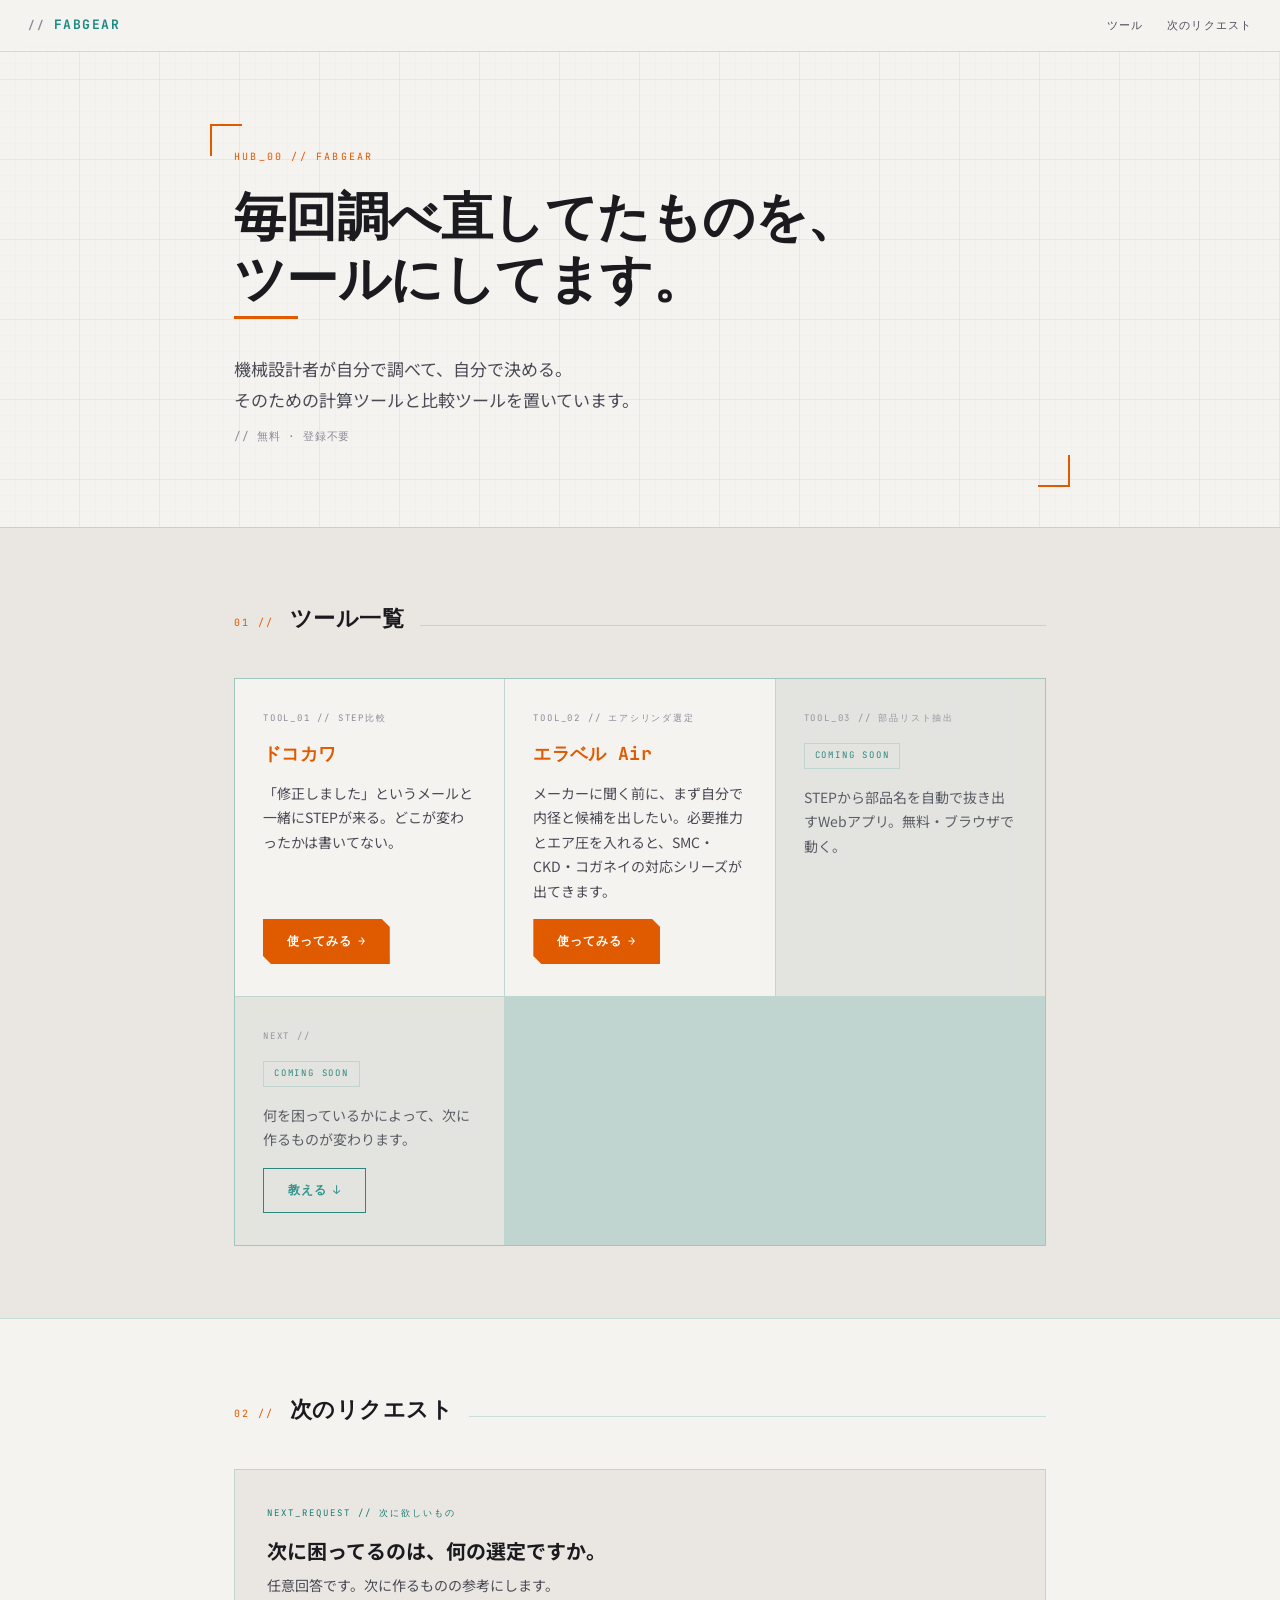
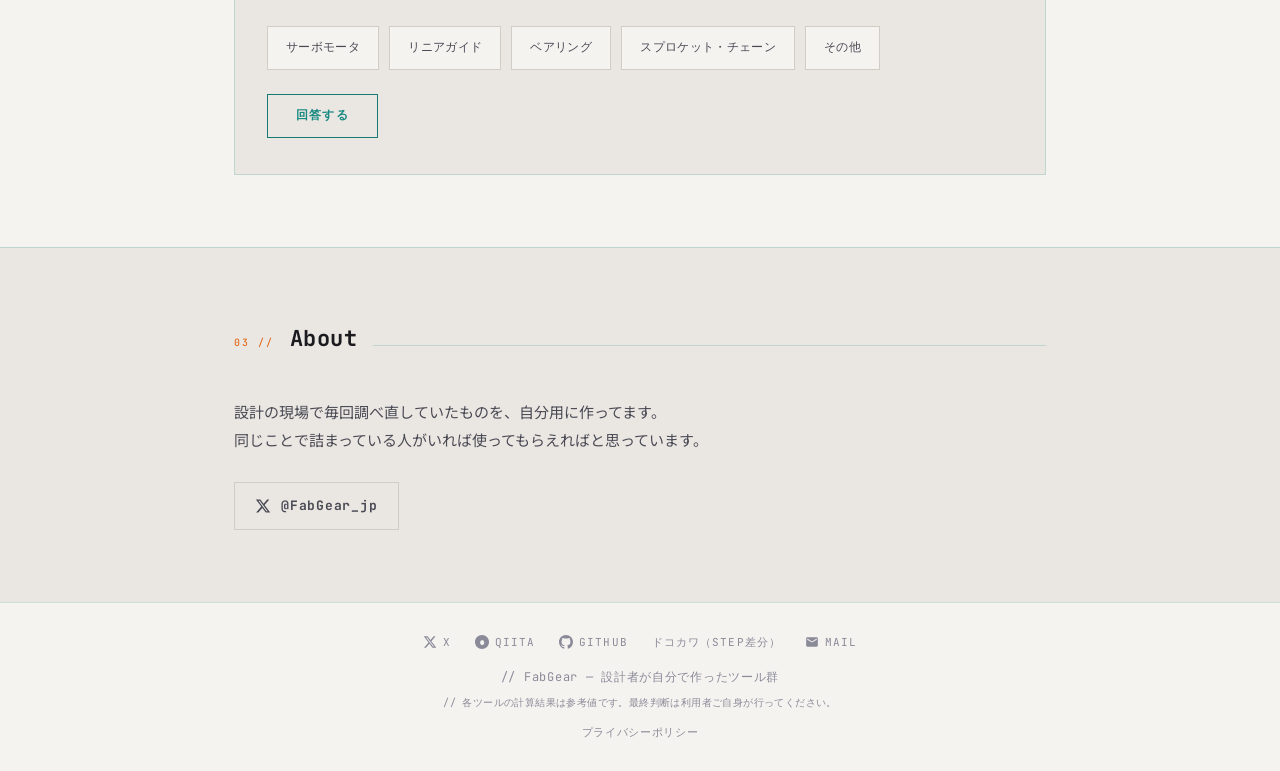
<file: index.html>
<!DOCTYPE html>
<html lang="ja">
<head>
  <meta charset="UTF-8">
  <meta name="viewport" content="width=device-width, initial-scale=1.0">

  <!-- SEO -->
  <title>FabGear — 機械設計者のためのツール集</title>
  <meta name="description" content="設計の現場で毎回調べ直していたものを、ツールにしています。STEP差分チェック（ドコカワ）・エアシリンダ選定（エラベル Air）公開中。機械設計者が自分で調べて、自分で決めるためのツール集。">
  <meta name="keywords" content="機械設計 ツール, STEP 比較, エアシリンダ 選定, 製造業 設計 無料ツール, FabGear">

  <!-- OGP -->
  <meta property="og:title" content="FabGear — 機械設計者のためのツール集">
  <meta property="og:description" content="設計の現場で毎回調べ直していたものを、ツールにしています。STEP差分チェック（ドコカワ）・エアシリンダ選定（エラベル Air）公開中。">
  <meta property="og:type" content="website">
  <meta property="og:site_name" content="FabGear">

  <!-- Twitter Card -->
  <meta name="twitter:card" content="summary">
  <meta name="twitter:site" content="@FabGear_jp">
  <meta name="twitter:title" content="FabGear — 機械設計者のためのツール集">
  <meta name="twitter:description" content="設計の現場で毎回調べ直していたものを、ツールにしています。">

  <!-- Google tag (gtag.js) -->
  <script async src="https://www.googletagmanager.com/gtag/js?id=G-CXLV7Q8QMM"></script>
  <script>
    window.dataLayer = window.dataLayer || [];
    function gtag(){dataLayer.push(arguments);}
    gtag('js', new Date());
    gtag('config', 'G-CXLV7Q8QMM');

    // UTM source capture
    (function(){
      try {
        var params = new URLSearchParams(window.location.search);
        var src = params.get('utm_source');
        if(src){ sessionStorage.setItem('traffic_source', src); }
      } catch(e) {}
    })();

    // GA4 helper
    function gaEvent(name, params) {
      try {
        if(typeof gtag !== 'undefined') {
          gtag('event', name, Object.assign({
            traffic_source: (function(){
              try{ return sessionStorage.getItem('traffic_source') || 'direct'; }
              catch(e){ return 'direct'; }
            })()
          }, params || {}));
        }
      } catch(e) {}
    }
  </script>

  <!-- Google Fonts: same as docokawa & air-cylinder -->
  <link rel="preconnect" href="https://fonts.googleapis.com">
  <link rel="preconnect" href="https://fonts.gstatic.com" crossorigin>
  <link href="https://fonts.googleapis.com/css2?family=JetBrains+Mono:wght@400;500;700&family=Noto+Sans+JP:wght@400;500;700&display=swap" rel="stylesheet">

  <style>
    /* ===== カラー変数（docokawa / air-cylinder-tool と共通） ===== */
    :root {
      --bg:           #f5f3f0;
      --bg-2:         #eae7e2;
      --bg-3:         #e0ddd7;
      --amber:        #e05a00;
      --amber-dim:    #c04800;
      --amber-glow:   rgba(224,90,0,0.15);
      --cyan:         #1a8a82;
      --cyan-dim:     #157a72;
      --cyan-glow:    rgba(26,138,130,0.15);
      --ink:          #1a1a1f;
      --gray-1:       #4a4a55;
      --gray-2:       #8a8a98;
      --gray-3:       #d0cdc7;
      --grid-line:    rgba(26,138,130,0.07);
      --border:       rgba(26,138,130,0.2);
      --border-amber: rgba(224,90,0,0.3);
    }

    /* ===== リセット ===== */
    *, *::before, *::after {
      box-sizing: border-box;
      margin: 0;
      padding: 0;
    }

    html { scroll-behavior: smooth; }

    body {
      font-family: "Noto Sans JP", sans-serif;
      color: var(--ink);
      background: var(--bg);
      line-height: 1.75;
      font-size: 16px;
      /* 方眼紙グリッド背景 */
      background-image:
        linear-gradient(var(--grid-line) 1px, transparent 1px),
        linear-gradient(90deg, var(--grid-line) 1px, transparent 1px),
        linear-gradient(rgba(78,205,196,0.025) 1px, transparent 1px),
        linear-gradient(90deg, rgba(78,205,196,0.025) 1px, transparent 1px);
      background-size: 80px 80px, 80px 80px, 16px 16px, 16px 16px;
      background-position: -1px -1px, -1px -1px, -1px -1px, -1px -1px;
    }

    a {
      color: var(--cyan);
      text-decoration: none;
      transition: color 0.2s;
    }
    a:hover { color: var(--ink); }

    img { max-width: 100%; height: auto; display: block; }

    /* ===== スクロールアニメ ===== */
    .reveal {
      opacity: 0;
      transform: translateY(20px);
      transition: opacity 0.5s ease, transform 0.5s ease;
    }
    .reveal.visible {
      opacity: 1;
      transform: translateY(0);
    }

    /* ===== ナビバー ===== */
    .site-nav {
      position: sticky;
      top: 0;
      z-index: 1000;
      background: rgba(245,243,240,0.92);
      backdrop-filter: blur(8px);
      border-bottom: 1px solid var(--border);
      display: flex;
      align-items: center;
      justify-content: space-between;
      padding: 0 28px;
      height: 52px;
    }
    .nav-logo {
      font-family: "JetBrains Mono", monospace;
      font-size: 13px;
      font-weight: 700;
      color: var(--cyan);
      letter-spacing: 0.12em;
      text-transform: uppercase;
    }
    .nav-logo::before {
      content: "// ";
      color: var(--gray-2);
      font-size: 11px;
    }
    .nav-logo:hover { color: var(--ink); }
    .nav-links {
      display: flex;
      gap: 24px;
    }
    .nav-links a {
      font-family: "JetBrains Mono", monospace;
      font-size: 11px;
      font-weight: 500;
      color: var(--gray-1);
      letter-spacing: 0.1em;
      text-transform: uppercase;
    }
    .nav-links a:hover { color: var(--amber); }

    /* ===== ヒーロー ===== */
    header {
      max-width: 860px;
      margin: 0 auto;
      padding: 96px 24px 80px;
      position: relative;
      overflow: hidden;
    }
    /* コーナー計器マーク */
    header::before,
    header::after {
      content: "";
      position: absolute;
      width: 32px;
      height: 32px;
      border-color: var(--amber);
      border-style: solid;
    }
    header::before {
      top: 72px;
      left: 0;
      border-width: 2px 0 0 2px;
    }
    header::after {
      bottom: 40px;
      right: 0;
      border-width: 0 2px 2px 0;
    }

    .hero-label {
      font-family: "JetBrains Mono", monospace;
      font-size: 10px;
      color: var(--amber);
      letter-spacing: 0.22em;
      text-transform: uppercase;
      margin-bottom: 20px;
    }
    .hero-label::before { content: "HUB_00 // "; }

    header h1 {
      font-family: "JetBrains Mono", monospace;
      font-size: clamp(28px, 6vw, 52px);
      font-weight: 700;
      letter-spacing: -0.01em;
      line-height: 1.2;
      margin-bottom: 6px;
      color: var(--ink);
    }

    .h1-accent {
      display: inline-block;
      background: var(--amber);
      height: 3px;
      width: 64px;
      margin-bottom: 28px;
    }

    .hero-tagline {
      font-size: clamp(14px, 2.8vw, 17px);
      color: var(--gray-1);
      line-height: 1.8;
      max-width: 520px;
      margin-bottom: 12px;
    }
    .hero-tagline strong { color: var(--ink); font-weight: 700; }

    .hero-meta {
      font-family: "JetBrains Mono", monospace;
      font-size: 11px;
      color: var(--gray-2);
      letter-spacing: 0.06em;
    }
    .hero-meta::before { content: "// "; }

    /* ===== セクション共通 ===== */
    .section-wrap { border-top: 1px solid var(--border); }
    .section-inner {
      max-width: 860px;
      margin: 0 auto;
      padding: 72px 24px;
    }
    .section-heading {
      display: flex;
      align-items: baseline;
      gap: 16px;
      margin-bottom: 40px;
    }
    .section-num {
      font-family: "JetBrains Mono", monospace;
      font-size: 10px;
      color: var(--amber);
      letter-spacing: 0.2em;
      white-space: nowrap;
    }
    .section-heading h2 {
      font-family: "JetBrains Mono", monospace;
      font-size: clamp(16px, 3.5vw, 22px);
      font-weight: 700;
      color: var(--ink);
      letter-spacing: 0.02em;
    }
    .section-heading::after {
      content: "";
      flex: 1;
      height: 1px;
      background: var(--border);
      min-width: 20px;
    }

    /* ===== ツールカード ===== */
    .tools-section { background: var(--bg-2); }

    .tool-grid {
      display: grid;
      grid-template-columns: repeat(auto-fit, minmax(260px, 1fr));
      gap: 1px;
      background: var(--border);
      border: 1px solid var(--border);
    }

    .tool-card {
      background: var(--bg);
      padding: 32px 28px;
      display: flex;
      flex-direction: column;
      gap: 16px;
      transition: background 0.2s;
      position: relative;
    }
    .tool-card:hover { background: var(--bg-3); }

    .tool-card-tag {
      font-family: "JetBrains Mono", monospace;
      font-size: 9px;
      color: var(--gray-2);
      letter-spacing: 0.2em;
      text-transform: uppercase;
    }

    .tool-card-name {
      font-family: "JetBrains Mono", monospace;
      font-size: 18px;
      font-weight: 700;
      color: var(--amber);
      letter-spacing: 0.02em;
      line-height: 1.2;
    }

    .tool-card-desc {
      font-size: 14px;
      color: var(--gray-1);
      line-height: 1.75;
      flex: 1;
    }

    .tool-card-link {
      font-family: "JetBrains Mono", monospace;
      display: inline-flex;
      align-items: center;
      gap: 6px;
      background: var(--amber);
      color: #fff;
      padding: 12px 24px;
      font-size: 12px;
      font-weight: 700;
      letter-spacing: 0.08em;
      text-transform: uppercase;
      transition: background 0.15s, box-shadow 0.15s;
      align-self: flex-start;
      clip-path: polygon(0 0, calc(100% - 8px) 0, 100% 8px, 100% 100%, 8px 100%, 0 calc(100% - 8px));
      min-height: 44px;
    }
    .tool-card-link:hover {
      background: #ff8533;
      box-shadow: 0 0 20px rgba(224,90,0,0.3);
      color: #fff;
    }
    .tool-card-link::after { content: " →"; }

    /* Coming Soon カード */
    .tool-card.coming-soon {
      background: var(--bg-2);
      opacity: 0.85;
    }
    .tool-card.coming-soon:hover { background: var(--bg-3); opacity: 1; }

    .coming-soon-badge {
      font-family: "JetBrains Mono", monospace;
      font-size: 9px;
      color: var(--cyan-dim);
      letter-spacing: 0.2em;
      text-transform: uppercase;
      border: 1px solid var(--border);
      padding: 4px 10px;
      display: inline-block;
      align-self: flex-start;
    }

    .tool-card-link-ghost {
      font-family: "JetBrains Mono", monospace;
      display: inline-flex;
      align-items: center;
      gap: 6px;
      background: transparent;
      color: var(--cyan);
      padding: 11px 24px;
      font-size: 12px;
      font-weight: 700;
      letter-spacing: 0.08em;
      text-transform: uppercase;
      border: 1px solid var(--cyan-dim);
      cursor: pointer;
      transition: all 0.15s;
      align-self: flex-start;
      min-height: 44px;
    }
    .tool-card-link-ghost:hover {
      border-color: var(--cyan);
      box-shadow: 0 0 16px var(--cyan-glow);
      color: var(--ink);
    }
    .tool-card-link-ghost::after { content: " ↓"; }

    /* ===== 関心フォームセクション ===== */
    .interest-section { background: var(--bg); }

    .interest-box {
      background: var(--bg-2);
      border: 1px solid var(--border);
      padding: 36px 32px;
    }

    .interest-box-head {
      font-family: "JetBrains Mono", monospace;
      font-size: 9px;
      color: var(--cyan-dim);
      letter-spacing: 0.22em;
      text-transform: uppercase;
      margin-bottom: 14px;
    }
    .interest-box-head::before { content: "NEXT_REQUEST // "; }

    .interest-box h3 {
      font-size: clamp(16px, 3vw, 20px);
      font-weight: 700;
      color: var(--ink);
      margin-bottom: 8px;
      line-height: 1.5;
    }

    .interest-box-sub {
      font-size: 14px;
      color: var(--gray-1);
      margin-bottom: 28px;
      line-height: 1.7;
    }

    .interest-choices {
      display: flex;
      flex-wrap: wrap;
      gap: 10px;
      margin-bottom: 24px;
    }

    .interest-btn {
      position: relative;
    }
    .interest-btn input[type="checkbox"] {
      position: absolute;
      opacity: 0;
      width: 0;
      height: 0;
    }
    .interest-btn label {
      display: flex;
      align-items: center;
      font-family: "JetBrains Mono", monospace;
      font-size: 12px;
      color: var(--gray-1);
      padding: 10px 18px;
      border: 1px solid var(--gray-3);
      background: var(--bg);
      cursor: pointer;
      transition: all 0.15s;
      min-height: 44px;
      letter-spacing: 0.03em;
      user-select: none;
      -webkit-user-select: none;
    }
    .interest-btn input:checked + label {
      border-color: var(--cyan);
      background: rgba(26,138,130,0.06);
      color: var(--cyan);
      font-weight: 700;
    }
    .interest-btn label:hover {
      border-color: var(--cyan-dim);
      color: var(--ink);
    }

    .btn-interest-submit {
      font-family: "JetBrains Mono", monospace;
      display: inline-flex;
      align-items: center;
      gap: 8px;
      background: transparent;
      color: var(--cyan);
      padding: 12px 28px;
      font-size: 12px;
      font-weight: 700;
      letter-spacing: 0.1em;
      text-transform: uppercase;
      border: 1px solid var(--cyan-dim);
      cursor: pointer;
      transition: all 0.15s;
      min-height: 44px;
    }
    .btn-interest-submit:hover {
      border-color: var(--cyan);
      box-shadow: 0 0 16px var(--cyan-glow);
      color: var(--ink);
    }

    .interest-thanks {
      display: none;
      font-family: "JetBrains Mono", monospace;
      font-size: 13px;
      color: var(--cyan);
      padding: 12px 16px;
      border-left: 3px solid var(--cyan);
      background: rgba(26,138,130,0.06);
      margin-top: 16px;
    }
    .interest-thanks::before { content: "✓ "; }
    .interest-thanks.active { display: block; }

    /* ===== Aboutセクション ===== */
    .about-section { background: var(--bg-2); }

    .about-text {
      font-size: 15px;
      color: var(--gray-1);
      line-height: 1.85;
      max-width: 560px;
      margin-bottom: 28px;
    }

    .about-x-link {
      display: inline-flex;
      align-items: center;
      gap: 10px;
      font-family: "JetBrains Mono", monospace;
      font-size: 13px;
      font-weight: 700;
      color: var(--gray-1);
      letter-spacing: 0.06em;
      border: 1px solid var(--gray-3);
      padding: 12px 20px;
      min-height: 44px;
      transition: all 0.2s;
    }
    .about-x-link:hover {
      color: var(--ink);
      border-color: var(--ink);
    }
    .about-x-link svg { flex-shrink: 0; }

    /* ===== フッター ===== */
    footer {
      border-top: 1px solid var(--border);
      background: var(--bg);
      color: var(--gray-2);
      text-align: center;
      padding: 28px 24px;
      font-size: 12px;
      line-height: 2;
      font-family: "JetBrains Mono", monospace;
    }
    .footer-links {
      display: flex;
      gap: 24px;
      justify-content: center;
      margin-bottom: 12px;
      flex-wrap: wrap;
    }
    .footer-links a {
      display: flex;
      align-items: center;
      gap: 6px;
      color: var(--gray-2);
      font-size: 11px;
      letter-spacing: 0.1em;
      text-transform: uppercase;
      transition: color 0.15s;
    }
    .footer-links a:hover { color: var(--cyan); }
    .footer-copy { color: var(--gray-2); letter-spacing: 0.06em; }
    .footer-copy::before { content: "// "; }

    /* ===== モバイル ===== */
    @media (max-width: 640px) {
      header {
        padding: 64px 20px 56px;
      }
      header::before,
      header::after {
        display: none;
      }
      .section-inner {
        padding: 52px 20px;
      }
      .tool-grid {
        grid-template-columns: 1fr;
      }
      .interest-box {
        padding: 28px 20px;
      }
      .nav-links {
        gap: 16px;
      }
    }
    @media (max-width: 380px) {
      .nav-links a:not(:first-child) {
        display: none;
      }
    }
  </style>
</head>
<body>

<!-- ナビバー -->
<nav class="site-nav">
  <a href="/" class="nav-logo">FabGear</a>
  <div class="nav-links">
    <a href="#tools">ツール</a>
    <a href="#next">次のリクエスト</a>
  </div>
</nav>

<!-- ヒーロー -->
<header>
  <div class="hero-label">FabGear</div>
  <h1>毎回調べ直してたものを、<br>ツールにしてます。</h1>
  <div class="h1-accent"></div>
  <p class="hero-tagline">
    機械設計者が自分で調べて、自分で決める。<br>
    そのための計算ツールと比較ツールを置いています。
  </p>
  <div class="hero-meta">無料 · 登録不要</div>
</header>

<!-- ツールカード -->
<div id="tools" class="section-wrap tools-section">
  <div class="section-inner">
    <div class="section-heading reveal">
      <span class="section-num">01 //</span>
      <h2>ツール一覧</h2>
    </div>

    <div class="tool-grid">

      <!-- ドコカワ -->
      <div class="tool-card reveal">
        <div class="tool-card-tag">TOOL_01 // STEP比較</div>
        <div class="tool-card-name">ドコカワ</div>
        <p class="tool-card-desc">
          「修正しました」というメールと一緒にSTEPが来る。どこが変わったかは書いてない。
        </p>
        <a
          class="tool-card-link"
          href="https://fabgear-jp.github.io/docokawa/"
          onclick="gaEvent('hub_tool_click', {tool_name: 'docokawa'})"
        >使ってみる</a>
      </div>

      <!-- エラベル Air（Live） -->
      <div class="tool-card reveal">
        <div class="tool-card-tag">TOOL_02 // エアシリンダ選定</div>
        <div class="tool-card-name">エラベル Air</div>
        <p class="tool-card-desc">
          メーカーに聞く前に、まず自分で内径と候補を出したい。必要推力とエア圧を入れると、SMC・CKD・コガネイの対応シリーズが出てきます。
        </p>
        <a
          class="tool-card-link"
          href="/air/"
          onclick="gaEvent('hub_tool_click', {tool_name: 'erabel_air'})"
        >使ってみる</a>
      </div>

      <!-- 部品リスト抽出（簡易版） - Coming Soon -->
      <div class="tool-card coming-soon reveal">
        <div class="tool-card-tag">TOOL_03 // 部品リスト抽出</div>
        <div class="coming-soon-badge">COMING SOON</div>
        <p class="tool-card-desc">
          STEPから部品名を自動で抜き出すWebアプリ。無料・ブラウザで動く。
        </p>
      </div>

      <!-- Coming Soon -->
      <div class="tool-card coming-soon reveal">
        <div class="tool-card-tag">NEXT //</div>
        <div class="coming-soon-badge">COMING SOON</div>
        <p class="tool-card-desc">
          何を困っているかによって、次に作るものが変わります。
        </p>
        <a
          class="tool-card-link-ghost"
          href="#next"
          onclick="gaEvent('hub_interest_form_click', {source: 'coming_soon_card'})"
        >教える</a>
      </div>

    </div>
  </div>
</div>

<!-- 関心フォーム -->
<div id="next" class="section-wrap interest-section">
  <div class="section-inner">
    <div class="section-heading reveal">
      <span class="section-num">02 //</span>
      <h2>次のリクエスト</h2>
    </div>

    <div class="interest-box reveal" id="interest-box">
      <div class="interest-box-head">次に欲しいもの</div>
      <h3>次に困ってるのは、何の選定ですか。</h3>
      <p class="interest-box-sub">任意回答です。次に作るものの参考にします。</p>

      <div class="interest-choices" id="interest-choices">
        <div class="interest-btn">
          <input type="checkbox" id="ip-servo" value="サーボモータ">
          <label for="ip-servo">サーボモータ</label>
        </div>
        <div class="interest-btn">
          <input type="checkbox" id="ip-linear" value="リニアガイド">
          <label for="ip-linear">リニアガイド</label>
        </div>
        <div class="interest-btn">
          <input type="checkbox" id="ip-bearing" value="ベアリング">
          <label for="ip-bearing">ベアリング</label>
        </div>
        <div class="interest-btn">
          <input type="checkbox" id="ip-chain" value="スプロケット・チェーン">
          <label for="ip-chain">スプロケット・チェーン</label>
        </div>
        <div class="interest-btn">
          <input type="checkbox" id="ip-other" value="その他">
          <label for="ip-other">その他</label>
        </div>
      </div>

      <button
        class="btn-interest-submit"
        id="btn-interest-submit"
        type="button"
      >回答する</button>

      <div class="interest-thanks" id="interest-thanks">
        ありがとうございます。参考にします。
      </div>
    </div>

  </div>
</div>

<!-- About -->
<div class="section-wrap about-section">
  <div class="section-inner">
    <div class="section-heading reveal">
      <span class="section-num">03 //</span>
      <h2>About</h2>
    </div>

    <p class="about-text reveal">
      設計の現場で毎回調べ直していたものを、自分用に作ってます。<br>
      同じことで詰まっている人がいれば使ってもらえればと思っています。
    </p>

    <a
      class="about-x-link reveal"
      href="https://x.com/FabGear_jp"
      target="_blank"
      rel="noopener"
      onclick="gaEvent('hub_about_x_click', {})"
    >
      <svg width="16" height="16" viewBox="0 0 24 24" fill="currentColor">
        <path d="M18.244 2.25h3.308l-7.227 8.26 8.502 11.24H16.17l-5.214-6.817L4.99 21.75H1.68l7.73-8.835L1.254 2.25H8.08l4.713 6.231zm-1.161 17.52h1.833L7.084 4.126H5.117z"/>
      </svg>
      @FabGear_jp
    </a>

  </div>
</div>

<!-- フッター -->
<footer>
  <div class="footer-links">
    <a href="https://x.com/FabGear_jp" title="X">
      <svg width="14" height="14" viewBox="0 0 24 24" fill="currentColor">
        <path d="M18.244 2.25h3.308l-7.227 8.26 8.502 11.24H16.17l-5.214-6.817L4.99 21.75H1.68l7.73-8.835L1.254 2.25H8.08l4.713 6.231zm-1.161 17.52h1.833L7.084 4.126H5.117z"/>
      </svg>
      X
    </a>
    <a href="https://qiita.com/FabGear_JP" title="Qiita">
      <svg width="14" height="14" viewBox="0 0 24 24" fill="currentColor"><path d="M12 0C5.373 0 0 5.373 0 12s5.373 12 12 12 12-5.373 12-12S18.627 0 12 0zm.317 17.065c-.69 0-1.306-.177-1.848-.53a3.7 3.7 0 0 1-1.265-1.46 4.53 4.53 0 0 1-.456-2.044c0-.76.152-1.444.456-2.052a3.7 3.7 0 0 1 1.265-1.454c.542-.353 1.159-.53 1.848-.53.69 0 1.306.177 1.848.53a3.7 3.7 0 0 1 1.265 1.454c.304.608.456 1.293.456 2.052 0 .76-.152 1.443-.456 2.044a3.7 3.7 0 0 1-1.265 1.46c-.542.353-1.159.53-1.848.53z"/></svg>
      Qiita
    </a>
    <a href="https://github.com/FabGear-JP" title="GitHub">
      <svg width="14" height="14" viewBox="0 0 24 24" fill="currentColor"><path d="M12 0c-6.626 0-12 5.373-12 12 0 5.302 3.438 9.8 8.207 11.387.599.111.793-.261.793-.577v-2.234c-3.338.726-4.033-1.416-4.033-1.416-.546-1.387-1.333-1.756-1.333-1.756-1.089-.745.083-.729.083-.729 1.205.084 1.839 1.237 1.839 1.237 1.07 1.834 2.807 1.304 3.492.997.107-.775.418-1.305.762-1.604-2.665-.305-5.467-1.334-5.467-5.931 0-1.311.469-2.381 1.236-3.221-.124-.303-.535-1.524.117-3.176 0 0 1.008-.322 3.301 1.23.957-.266 1.983-.399 3.003-.404 1.02.005 2.047.138 3.006.404 2.291-1.552 3.297-1.23 3.297-1.23.653 1.653.242 2.874.118 3.176.77.84 1.235 1.911 1.235 3.221 0 4.609-2.807 5.624-5.479 5.921.43.372.823 1.102.823 2.222v3.293c0 .319.192.694.801.576 4.765-1.589 8.199-6.086 8.199-11.386 0-6.627-5.373-12-12-12z"/></svg>
      GitHub
    </a>
    <a href="https://fabgear-jp.github.io/docokawa/" title="ドコカワ">
      ドコカワ（STEP差分）
    </a>
    <a href="mailto:fabgear.jp@gmail.com" title="メール">
      <svg width="14" height="14" viewBox="0 0 24 24" fill="currentColor">
        <path d="M20 4H4c-1.1 0-1.99.9-1.99 2L2 18c0 1.1.9 2 2 2h16c1.1 0 2-.9 2-2V6c0-1.1-.9-2-2-2zm0 4l-8 5-8-5V6l8 5 8-5v2z"/>
      </svg>
      Mail
    </a>
  </div>
  <p class="footer-copy">FabGear — 設計者が自分で作ったツール群</p>
  <p class="footer-copy" style="margin-top:4px; font-size:10px; letter-spacing:0.04em;">各ツールの計算結果は参考値です。最終判断は利用者ご自身が行ってください。</p>
  <p style="margin-top:8px; font-size:11px; font-family:'JetBrains Mono',monospace; letter-spacing:0.06em;">
    <a href="https://fabgear-jp.github.io/privacy.html" style="color:var(--gray-2); text-decoration:none; transition:color 0.15s;" onmouseover="this.style.color='var(--cyan)'" onmouseout="this.style.color='var(--gray-2)'">プライバシーポリシー</a>
  </p>
</footer>

<script>
// ===========================
// 関心フォーム送信
// ===========================
document.getElementById('btn-interest-submit').addEventListener('click', function() {
  var checked = document.querySelectorAll('#interest-choices input[type="checkbox"]:checked');
  var parts = Array.prototype.map.call(checked, function(c){ return c.value; });

  gaEvent('hub_interest_form_submit', {
    selected_parts: parts.join(',') || 'none',
    count: parts.length
  });

  document.getElementById('interest-choices').style.display = 'none';
  this.style.display = 'none';
  document.getElementById('interest-thanks').classList.add('active');
});

// ===========================
// フォームへのクリック計測
// ===========================
document.getElementById('interest-box').addEventListener('click', function(e) {
  var tgt = e.target;
  if (tgt.tagName === 'LABEL' || tgt.tagName === 'INPUT') {
    gaEvent('hub_interest_form_click', {source: 'form_area'});
  }
});

// ===========================
// スクロールアニメ
// ===========================
(function() {
  var els = document.querySelectorAll('.reveal');
  if (!('IntersectionObserver' in window)) {
    els.forEach(function(el){ el.classList.add('visible'); });
    return;
  }
  var obs = new IntersectionObserver(function(entries) {
    entries.forEach(function(entry) {
      if (entry.isIntersecting) {
        entry.target.classList.add('visible');
        obs.unobserve(entry.target);
      }
    });
  }, { threshold: 0.1, rootMargin: '0px 0px -32px 0px' });
  els.forEach(function(el){ obs.observe(el); });
})();
</script>

</body>
</html>
</file>
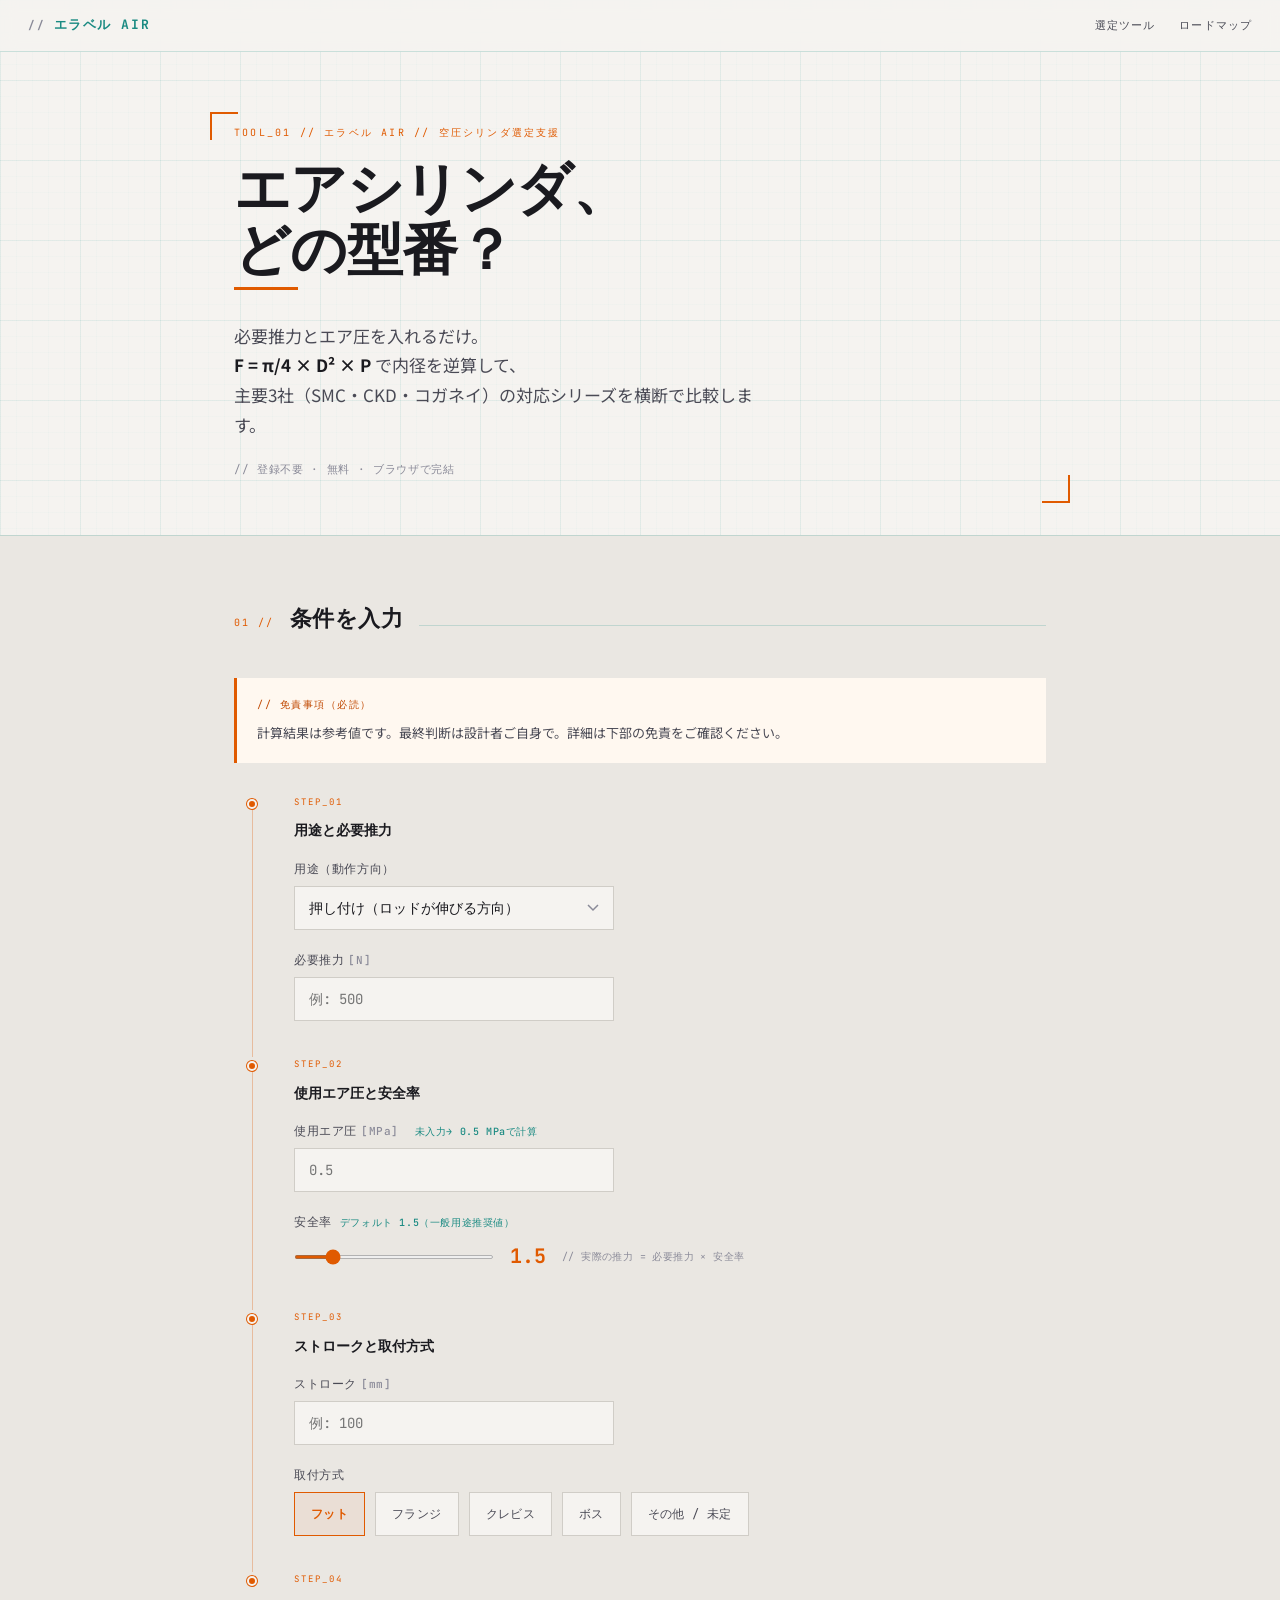
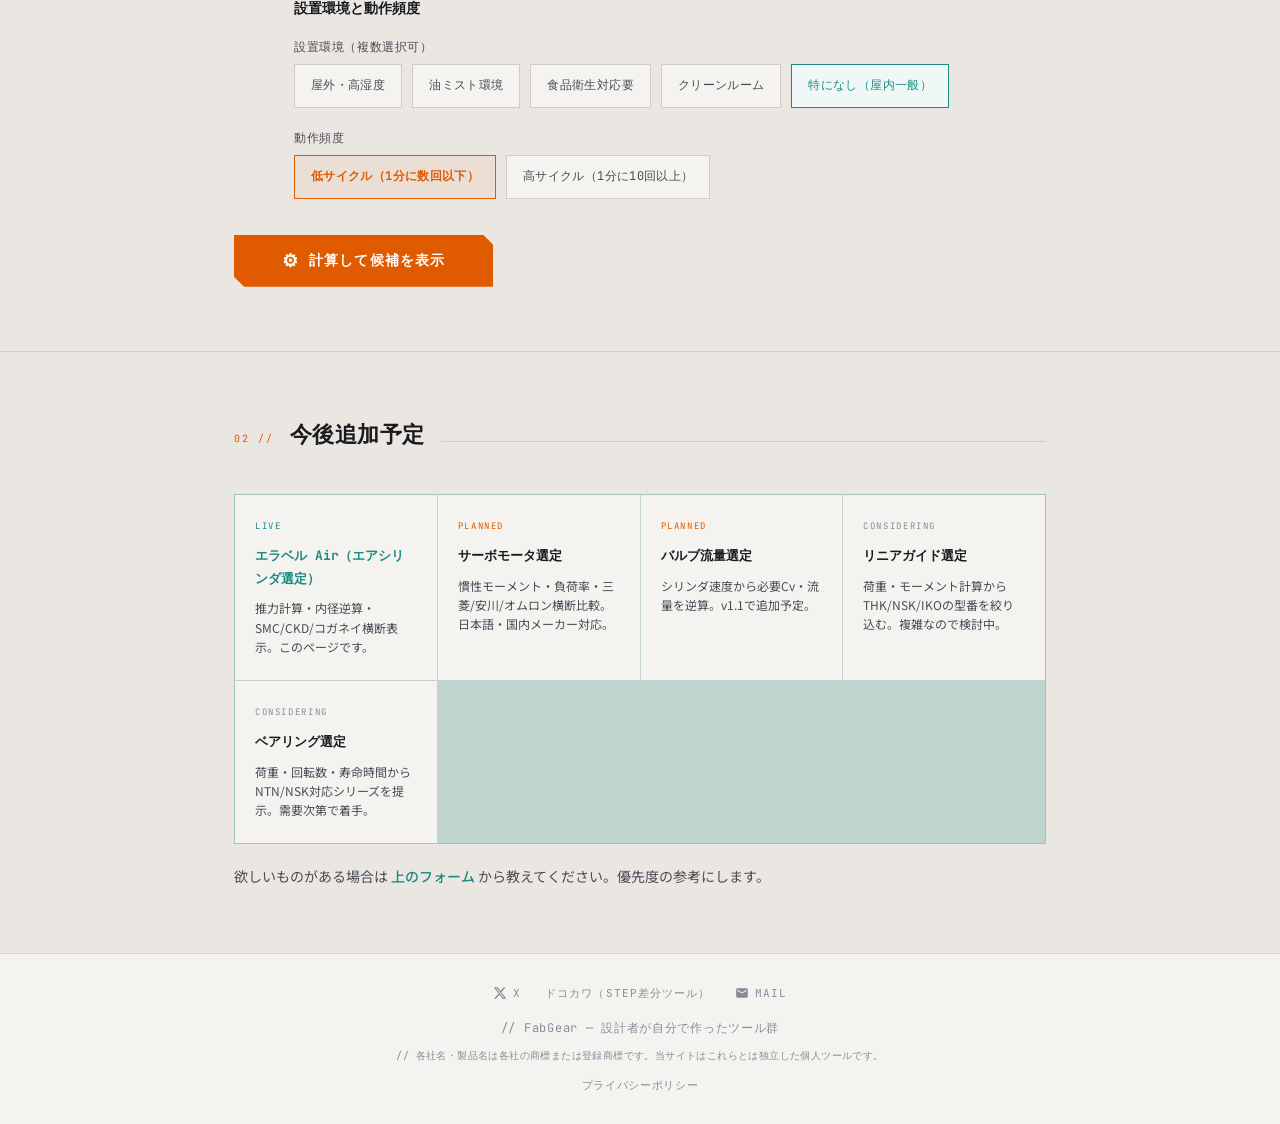
<file: air/index.html>
<!DOCTYPE html>
<html lang="ja">
<head>
  <meta charset="UTF-8">
  <meta name="viewport" content="width=device-width, initial-scale=1.0">

  <!-- SEO -->
  <title>エラベル Air — 空圧シリンダ 推力計算・内径選定 | FabGear</title>
  <meta name="description" content="必要推力とエア圧を入力するだけ。F=π/4×D²×P の推力計算でエアシリンダの内径を逆算し、SMC・CKD・コガネイの対応シリーズを横断表示します。無料、登録不要。">
  <meta name="keywords" content="エアシリンダ 選定, 空圧シリンダ 推力 計算, エアシリンダ 内径 選定 SMC CKD, 空圧シリンダ 選定ツール, エアシリンダ 計算式, 空圧 推力 計算, シリンダ 内径 逆算, エラベル Air">

  <!-- OGP -->
  <meta property="og:title" content="エラベル Air — 推力計算・内径選定">
  <meta property="og:description" content="必要推力とエア圧を入力するだけ。SMC・CKD・コガネイの対応シリーズを横断表示。無料。">
  <meta property="og:type" content="website">
  <meta property="og:site_name" content="FabGear">

  <!-- Twitter Card -->
  <meta name="twitter:card" content="summary">
  <meta name="twitter:site" content="@FabGear_jp">
  <meta name="twitter:title" content="エラベル Air — 推力計算・内径選定">
  <meta name="twitter:description" content="必要推力とエア圧で内径を逆算。SMC・CKD・コガネイを横断比較。無料、登録不要。">

  <!-- Google tag (gtag.js) -->
  <script async src="https://www.googletagmanager.com/gtag/js?id=G-CXLV7Q8QMM"></script>
  <script>
    window.dataLayer = window.dataLayer || [];
    function gtag(){dataLayer.push(arguments);}
    gtag('js', new Date());
    gtag('config', 'G-CXLV7Q8QMM');

    // UTM source capture
    (function(){
      try {
        var params = new URLSearchParams(window.location.search);
        var src = params.get('utm_source');
        if(src){ sessionStorage.setItem('traffic_source', src); }
      } catch(e) {}
    })();

    // GA4 helper
    function gaEvent(name, params) {
      try {
        if(typeof gtag !== 'undefined') {
          gtag('event', name, Object.assign({
            traffic_source: (function(){try{return sessionStorage.getItem('traffic_source')||'direct';}catch(e){return 'direct';}})()
          }, params || {}));
        }
      } catch(e) {}
    }
  </script>

  <!-- Google Fonts: same as docokawa LP -->
  <link rel="preconnect" href="https://fonts.googleapis.com">
  <link rel="preconnect" href="https://fonts.gstatic.com" crossorigin>
  <link href="https://fonts.googleapis.com/css2?family=JetBrains+Mono:wght@400;500;700&family=Noto+Sans+JP:wght@400;500;700&display=swap" rel="stylesheet">

  <style>
    /* ===== カラー変数（docokawaと共通） ===== */
    :root {
      --bg:           #f5f3f0;
      --bg-2:         #eae7e2;
      --bg-3:         #e0ddd7;
      --amber:        #e05a00;
      --amber-dim:    #c04800;
      --amber-glow:   rgba(224,90,0,0.15);
      --cyan:         #1a8a82;
      --cyan-dim:     #157a72;
      --cyan-glow:    rgba(26,138,130,0.15);
      --ink:          #1a1a1f;
      --gray-1:       #4a4a55;
      --gray-2:       #8a8a98;
      --gray-3:       #d0cdc7;
      --grid-line:    rgba(26,138,130,0.07);
      --border:       rgba(26,138,130,0.2);
      --border-amber: rgba(224,90,0,0.3);
      --warn-bg:      #fff8f0;
      --warn-border:  rgba(224,90,0,0.4);
      --ok-bg:        #f0f8f7;
      --ok-border:    rgba(26,138,130,0.3);
    }

    /* ===== リセット ===== */
    *, *::before, *::after { box-sizing: border-box; margin: 0; padding: 0; }

    html { scroll-behavior: smooth; }

    body {
      font-family: "Noto Sans JP", sans-serif;
      color: var(--ink);
      background: var(--bg);
      line-height: 1.75;
      font-size: 16px;
      background-image:
        linear-gradient(var(--grid-line) 1px, transparent 1px),
        linear-gradient(90deg, var(--grid-line) 1px, transparent 1px),
        linear-gradient(rgba(78,205,196,0.025) 1px, transparent 1px),
        linear-gradient(90deg, rgba(78,205,196,0.025) 1px, transparent 1px);
      background-size: 80px 80px, 80px 80px, 16px 16px, 16px 16px;
    }

    a { color: var(--cyan); text-decoration: none; transition: color 0.2s; }
    a:hover { color: var(--ink); }

    /* ===== スクロールアニメ ===== */
    .reveal {
      opacity: 0;
      transform: translateY(20px);
      transition: opacity 0.5s ease, transform 0.5s ease;
    }
    .reveal.visible { opacity: 1; transform: translateY(0); }

    /* ===== ナビバー ===== */
    .site-nav {
      position: sticky; top: 0; z-index: 1000;
      background: rgba(245,243,240,0.92);
      backdrop-filter: blur(8px);
      border-bottom: 1px solid var(--border);
      display: flex; align-items: center; justify-content: space-between;
      padding: 0 28px; height: 52px;
    }
    .nav-logo {
      font-family: "JetBrains Mono", monospace;
      font-size: 13px; font-weight: 700;
      color: var(--cyan); letter-spacing: 0.12em; text-transform: uppercase;
    }
    .nav-logo::before { content: "// "; color: var(--gray-2); font-size: 11px; }
    .nav-logo:hover { color: var(--ink); }
    .nav-links { display: flex; gap: 24px; }
    .nav-links a {
      font-family: "JetBrains Mono", monospace;
      font-size: 11px; font-weight: 500;
      color: var(--gray-1); letter-spacing: 0.1em; text-transform: uppercase;
    }
    .nav-links a:hover { color: var(--amber); }

    /* ===== ヒーロー ===== */
    header {
      max-width: 860px; margin: 0 auto;
      padding: 72px 24px 56px;
      position: relative; overflow: hidden;
    }
    header::before, header::after {
      content: "";
      position: absolute;
      width: 28px; height: 28px;
      border-color: var(--amber); border-style: solid;
    }
    header::before { top: 60px; left: 0; border-width: 2px 0 0 2px; }
    header::after  { bottom: 32px; right: 0; border-width: 0 2px 2px 0; }

    .hero-label {
      font-family: "JetBrains Mono", monospace;
      font-size: 10px; color: var(--amber);
      letter-spacing: 0.22em; text-transform: uppercase;
      margin-bottom: 16px;
    }
    .hero-label::before { content: "TOOL_01 // "; }

    header h1 {
      font-family: "JetBrains Mono", monospace;
      font-size: clamp(32px, 7vw, 56px);
      font-weight: 700; letter-spacing: -0.01em;
      line-height: 1.1; margin-bottom: 6px; color: var(--ink);
    }
    .h1-accent {
      display: inline-block;
      background: var(--amber); height: 3px; width: 64px;
      margin-bottom: 24px;
    }
    .hero-tagline {
      font-size: clamp(14px, 3vw, 17px);
      color: var(--gray-1); line-height: 1.75;
      max-width: 520px; margin-bottom: 20px;
    }
    .hero-tagline strong { color: var(--ink); font-weight: 700; }
    .hero-meta {
      font-family: "JetBrains Mono", monospace;
      font-size: 11px; color: var(--gray-2);
      letter-spacing: 0.06em;
    }
    .hero-meta::before { content: "// "; }

    /* ===== セクション共通 ===== */
    .section-wrap { border-top: 1px solid var(--border); }
    .section-inner { max-width: 860px; margin: 0 auto; padding: 64px 24px; }
    .section-heading {
      display: flex; align-items: baseline; gap: 16px;
      margin-bottom: 40px;
    }
    .section-num {
      font-family: "JetBrains Mono", monospace;
      font-size: 10px; color: var(--amber);
      letter-spacing: 0.2em; white-space: nowrap;
    }
    .section-heading h2 {
      font-family: "JetBrains Mono", monospace;
      font-size: clamp(16px, 3.5vw, 22px);
      font-weight: 700; color: var(--ink); letter-spacing: 0.02em;
    }
    .section-heading::after {
      content: ""; flex: 1; height: 1px;
      background: var(--border); min-width: 20px;
    }

    /* ===== 選定フォーム ===== */
    .tool-section { background: var(--bg-2); }

    /* フローコネクター */
    .flow-stack {
      display: flex;
      flex-direction: column;
      gap: 0;
      position: relative;
    }
    .flow-step {
      display: flex;
      gap: 0;
      position: relative;
    }
    .flow-connector {
      display: flex;
      flex-direction: column;
      align-items: center;
      width: 36px;
      flex-shrink: 0;
      margin-right: 24px;
    }
    .flow-dot {
      width: 10px; height: 10px;
      border-radius: 50%;
      background: var(--amber);
      border: 2px solid var(--bg);
      box-shadow: 0 0 0 1px var(--amber);
      flex-shrink: 0;
      margin-top: 4px;
    }
    .flow-line {
      width: 1px;
      flex: 1;
      background: var(--border-amber);
      min-height: 20px;
    }
    .flow-step:last-child .flow-line { display: none; }

    .flow-body {
      flex: 1;
      padding-bottom: 36px;
    }
    .flow-step:last-child .flow-body { padding-bottom: 0; }

    .step-label {
      font-family: "JetBrains Mono", monospace;
      font-size: 9px; color: var(--amber);
      letter-spacing: 0.22em; text-transform: uppercase;
      margin-bottom: 8px;
    }
    .step-title {
      font-family: "JetBrains Mono", monospace;
      font-size: 14px; font-weight: 700;
      color: var(--ink); margin-bottom: 16px;
    }

    /* フォーム部品 */
    .form-group { margin-bottom: 20px; }
    .form-group:last-child { margin-bottom: 0; }

    label.field-label {
      display: block;
      font-family: "JetBrains Mono", monospace;
      font-size: 12px; font-weight: 500;
      color: var(--gray-1); letter-spacing: 0.05em;
      margin-bottom: 6px;
    }
    label.field-label .unit {
      color: var(--gray-2); font-size: 11px; margin-left: 4px;
    }
    label.field-label .default-note {
      color: var(--cyan); font-size: 10px; margin-left: 8px;
    }

    input[type="number"],
    select {
      display: block;
      width: 100%;
      max-width: 320px;
      padding: 12px 14px;
      font-family: "JetBrains Mono", monospace;
      font-size: 14px;
      color: var(--ink);
      background: var(--bg);
      border: 1px solid var(--gray-3);
      outline: none;
      transition: border-color 0.2s, box-shadow 0.2s;
      appearance: none;
      -webkit-appearance: none;
      min-height: 44px;
    }
    input[type="number"]:focus,
    select:focus {
      border-color: var(--cyan);
      box-shadow: 0 0 0 3px var(--cyan-glow);
    }
    input[type="number"].warn-field {
      border-color: var(--amber);
      box-shadow: 0 0 0 3px var(--amber-glow);
    }
    select {
      background-image: url("data:image/svg+xml,%3Csvg xmlns='http://www.w3.org/2000/svg' width='12' height='8' viewBox='0 0 12 8'%3E%3Cpath d='M1 1l5 5 5-5' stroke='%238a8a98' stroke-width='1.5' fill='none'/%3E%3C/svg%3E");
      background-repeat: no-repeat;
      background-position: right 14px center;
      padding-right: 36px;
      cursor: pointer;
    }

    /* チェックボックスグループ */
    .checkbox-grid {
      display: flex;
      flex-wrap: wrap;
      gap: 10px;
    }
    .check-btn {
      position: relative;
    }
    .check-btn input[type="checkbox"] {
      position: absolute; opacity: 0; width: 0; height: 0;
    }
    .check-btn label {
      display: flex; align-items: center; gap: 6px;
      font-family: "JetBrains Mono", monospace;
      font-size: 12px; color: var(--gray-1);
      padding: 10px 16px;
      border: 1px solid var(--gray-3);
      background: var(--bg);
      cursor: pointer;
      transition: all 0.15s;
      min-height: 44px;
      letter-spacing: 0.03em;
      user-select: none;
      -webkit-user-select: none;
    }
    .check-btn input:checked + label {
      border-color: var(--cyan);
      background: var(--ok-bg);
      color: var(--cyan);
    }
    .check-btn label:hover {
      border-color: var(--cyan-dim);
      color: var(--ink);
    }

    /* ラジオグループ */
    .radio-grid {
      display: flex;
      flex-wrap: wrap;
      gap: 10px;
    }
    .radio-btn {
      position: relative;
    }
    .radio-btn input[type="radio"] {
      position: absolute; opacity: 0; width: 0; height: 0;
    }
    .radio-btn label {
      display: flex; align-items: center; gap: 6px;
      font-family: "JetBrains Mono", monospace;
      font-size: 12px; color: var(--gray-1);
      padding: 10px 16px;
      border: 1px solid var(--gray-3);
      background: var(--bg);
      cursor: pointer;
      transition: all 0.15s;
      min-height: 44px;
      letter-spacing: 0.03em;
      user-select: none;
      -webkit-user-select: none;
    }
    .radio-btn input:checked + label {
      border-color: var(--amber);
      background: rgba(224,90,0,0.06);
      color: var(--amber);
      font-weight: 700;
    }
    .radio-btn label:hover {
      border-color: var(--amber-dim);
      color: var(--ink);
    }

    /* バリデーション警告 */
    .field-warning {
      display: none;
      margin-top: 8px;
      padding: 10px 14px;
      background: var(--warn-bg);
      border-left: 3px solid var(--amber);
      font-size: 13px;
      color: var(--amber-dim);
      font-family: "JetBrains Mono", monospace;
    }
    .field-warning::before { content: "⚠ "; }
    .field-warning.active { display: block; }

    /* 安全率スライダー */
    .safety-row {
      display: flex; align-items: center; gap: 16px;
      flex-wrap: wrap;
    }
    input[type="range"] {
      flex: 1; min-width: 140px; max-width: 200px;
      accent-color: var(--amber);
      height: 4px;
      cursor: pointer;
    }
    .safety-val {
      font-family: "JetBrains Mono", monospace;
      font-size: 20px; font-weight: 700;
      color: var(--amber); min-width: 36px;
    }
    .safety-note {
      font-family: "JetBrains Mono", monospace;
      font-size: 10px; color: var(--gray-2);
      letter-spacing: 0.04em;
    }
    .safety-note::before { content: "// "; }

    /* 計算ボタン */
    .calc-btn-wrap { margin-top: 36px; }
    .btn-calc {
      font-family: "JetBrains Mono", monospace;
      display: inline-flex; align-items: center; gap: 10px;
      background: var(--amber);
      color: #fff;
      padding: 16px 48px;
      font-size: 14px; font-weight: 700;
      letter-spacing: 0.08em; text-transform: uppercase;
      border: none; cursor: pointer;
      transition: background 0.15s, box-shadow 0.15s;
      clip-path: polygon(0 0, calc(100% - 10px) 0, 100% 10px, 100% 100%, 10px 100%, 0 calc(100% - 10px));
      min-height: 52px;
    }
    .btn-calc:hover {
      background: #ff8533;
      box-shadow: 0 0 24px rgba(224,90,0,0.35);
    }
    .btn-calc:active { transform: scale(0.98); }
    .btn-calc .btn-icon {
      font-size: 18px; line-height: 1;
    }

    /* ===== 免責表示 ===== */
    .disclaimer-box {
      border-left: 3px solid var(--amber);
      background: var(--warn-bg);
      padding: 18px 20px;
      margin-bottom: 28px;
    }
    .disclaimer-box::before {
      content: "// 免責事項（必読）";
      font-family: "JetBrains Mono", monospace;
      font-size: 10px; color: var(--amber-dim);
      letter-spacing: 0.15em; display: block;
      margin-bottom: 8px;
    }
    .disclaimer-box p {
      font-size: 13px; color: var(--gray-1); line-height: 1.75;
    }

    /* ===== 結果セクション ===== */
    #result-section { display: none; }
    #result-section.active { display: block; }

    .result-terminal {
      background: var(--ink);
      border: 1px solid var(--border);
      padding: 24px 28px;
      margin-bottom: 28px;
      position: relative;
      overflow: hidden;
    }
    .result-terminal::before {
      content: "CALC_OUTPUT";
      font-family: "JetBrains Mono", monospace;
      font-size: 9px; color: var(--gray-2);
      letter-spacing: 0.2em; display: block;
      margin-bottom: 16px;
    }
    /* スキャンライン */
    .result-terminal::after {
      content: "";
      position: absolute;
      top: 0; left: 0; right: 0;
      height: 2px;
      background: linear-gradient(90deg, transparent, var(--cyan), transparent);
      animation: scan 2s ease-in-out 1;
    }
    @keyframes scan {
      0%   { top: 0; opacity: 1; }
      100% { top: 100%; opacity: 0; }
    }

    .result-row {
      display: flex; gap: 16px;
      margin-bottom: 12px;
      flex-wrap: wrap;
    }
    .result-row:last-child { margin-bottom: 0; }
    .result-key {
      font-family: "JetBrains Mono", monospace;
      font-size: 11px; color: var(--gray-2);
      letter-spacing: 0.1em; min-width: 180px;
      flex-shrink: 0;
    }
    .result-val {
      font-family: "JetBrains Mono", monospace;
      font-size: 15px; font-weight: 700;
      color: var(--cyan);
    }
    .result-val.large {
      font-size: 28px; color: #5dd9d0;
    }

    /* ===== メーカー候補カード ===== */
    .makers-heading {
      font-family: "JetBrains Mono", monospace;
      font-size: 12px; font-weight: 700;
      color: var(--gray-2); letter-spacing: 0.15em;
      text-transform: uppercase;
      margin-bottom: 16px;
    }
    .makers-heading::before { content: "02 // "; color: var(--amber); }

    .maker-grid {
      display: grid;
      grid-template-columns: repeat(auto-fit, minmax(220px, 1fr));
      gap: 1px;
      background: var(--border);
      border: 1px solid var(--border);
      margin-bottom: 20px;
    }
    .maker-card {
      background: var(--bg);
      padding: 24px 20px;
      position: relative;
      transition: background 0.2s;
    }
    .maker-card:hover { background: var(--bg-3); }
    .maker-tag {
      font-family: "JetBrains Mono", monospace;
      font-size: 9px; color: var(--gray-2);
      letter-spacing: 0.18em; text-transform: uppercase;
      margin-bottom: 8px;
    }
    .maker-name {
      font-family: "JetBrains Mono", monospace;
      font-size: 15px; font-weight: 700;
      color: var(--amber); margin-bottom: 4px;
    }
    .maker-series {
      font-size: 14px; font-weight: 700;
      color: var(--ink); margin-bottom: 8px;
      line-height: 1.4;
    }
    .maker-note {
      font-size: 12px; color: var(--gray-1);
      line-height: 1.6; margin-bottom: 14px;
    }
    .maker-link {
      font-family: "JetBrains Mono", monospace;
      display: inline-flex; align-items: center; gap: 6px;
      font-size: 11px; font-weight: 700;
      color: var(--cyan); letter-spacing: 0.08em;
      text-transform: uppercase;
      border-bottom: 1px solid var(--border);
      padding-bottom: 2px;
      transition: color 0.15s, border-color 0.15s;
    }
    .maker-link:hover {
      color: var(--amber); border-color: var(--amber);
    }
    .maker-link::after { content: " →"; }

    .makers-caution {
      font-family: "JetBrains Mono", monospace;
      font-size: 11px; color: var(--gray-2);
      letter-spacing: 0.04em; line-height: 1.7;
    }
    .makers-caution::before { content: "// "; }

    /* ===== 関心捕捉フォーム ===== */
    .interest-box {
      background: var(--bg-3);
      border: 1px solid var(--border);
      padding: 28px 24px;
      margin-top: 36px;
    }
    .interest-box-head {
      font-family: "JetBrains Mono", monospace;
      font-size: 10px; color: var(--cyan-dim);
      letter-spacing: 0.2em; text-transform: uppercase;
      margin-bottom: 12px;
    }
    .interest-box-head::before { content: "NEXT_REQUEST // "; }
    .interest-box h3 {
      font-size: 16px; font-weight: 700;
      color: var(--ink); margin-bottom: 6px;
    }
    .interest-box p {
      font-size: 14px; color: var(--gray-1);
      margin-bottom: 20px; line-height: 1.65;
    }

    .interest-choices {
      display: flex; flex-wrap: wrap; gap: 10px;
      margin-bottom: 20px;
    }
    .interest-btn {
      position: relative;
    }
    .interest-btn input[type="checkbox"] {
      position: absolute; opacity: 0; width: 0; height: 0;
    }
    .interest-btn label {
      display: flex; align-items: center; gap: 6px;
      font-family: "JetBrains Mono", monospace;
      font-size: 12px; color: var(--gray-1);
      padding: 10px 18px;
      border: 1px solid var(--gray-3);
      background: var(--bg);
      cursor: pointer;
      transition: all 0.15s;
      min-height: 44px;
      user-select: none;
      -webkit-user-select: none;
    }
    .interest-btn input:checked + label {
      border-color: var(--cyan);
      background: var(--ok-bg);
      color: var(--cyan);
      font-weight: 700;
    }
    .interest-btn label:hover {
      border-color: var(--cyan-dim);
    }

    .btn-interest-submit {
      font-family: "JetBrains Mono", monospace;
      display: inline-flex; align-items: center; gap: 8px;
      background: transparent;
      color: var(--cyan);
      padding: 12px 28px;
      font-size: 12px; font-weight: 700;
      letter-spacing: 0.1em; text-transform: uppercase;
      border: 1px solid var(--cyan-dim);
      cursor: pointer;
      transition: all 0.15s;
      min-height: 44px;
    }
    .btn-interest-submit:hover {
      border-color: var(--cyan);
      box-shadow: 0 0 16px var(--cyan-glow);
      color: var(--ink);
    }

    .interest-thanks {
      display: none;
      font-family: "JetBrains Mono", monospace;
      font-size: 13px; color: var(--cyan);
      padding: 12px 16px;
      border-left: 3px solid var(--cyan);
      background: var(--ok-bg);
    }
    .interest-thanks::before { content: "✓ "; }
    .interest-thanks.active { display: block; }

    /* ===== ロードマップ ===== */
    .roadmap-section { background: var(--bg-2); }
    .roadmap-grid {
      display: grid;
      grid-template-columns: repeat(auto-fit, minmax(180px, 1fr));
      gap: 1px;
      background: var(--border);
      border: 1px solid var(--border);
    }
    .roadmap-card {
      background: var(--bg);
      padding: 24px 20px;
      transition: background 0.2s;
      position: relative;
    }
    .roadmap-card:hover { background: var(--bg-3); }
    .roadmap-card::before {
      content: attr(data-status);
      font-family: "JetBrains Mono", monospace;
      font-size: 9px; letter-spacing: 0.18em;
      display: block; margin-bottom: 10px;
    }
    .roadmap-card[data-status="LIVE"]::before     { color: var(--cyan); }
    .roadmap-card[data-status="PLANNED"]::before  { color: var(--amber); }
    .roadmap-card[data-status="CONSIDERING"]::before { color: var(--gray-2); }

    .roadmap-card h3 {
      font-family: "JetBrains Mono", monospace;
      font-size: 13px; font-weight: 700;
      color: var(--ink); margin-bottom: 8px;
    }
    .roadmap-card[data-status="LIVE"] h3 { color: var(--cyan); }
    .roadmap-card p {
      font-size: 12px; color: var(--gray-1); line-height: 1.6;
    }

    .roadmap-cta {
      margin-top: 20px;
      font-size: 14px; color: var(--gray-1);
    }
    .roadmap-cta a { color: var(--cyan); font-weight: 500; }
    .roadmap-cta a:hover { color: var(--amber); }

    /* ===== フッター ===== */
    footer {
      border-top: 1px solid var(--border);
      background: var(--bg);
      color: var(--gray-2);
      text-align: center;
      padding: 28px 24px;
      font-size: 12px; line-height: 2;
      font-family: "JetBrains Mono", monospace;
    }
    .footer-links {
      display: flex; gap: 24px; justify-content: center; margin-bottom: 12px;
      flex-wrap: wrap;
    }
    .footer-links a {
      display: flex; align-items: center; gap: 6px;
      color: var(--gray-2); font-size: 11px;
      letter-spacing: 0.1em; text-transform: uppercase;
      transition: color 0.15s;
    }
    .footer-links a:hover { color: var(--cyan); }
    .footer-copy { color: var(--gray-2); letter-spacing: 0.06em; }
    .footer-copy::before { content: "// "; }

    /* ===== モバイル ===== */
    @media (max-width: 640px) {
      header { padding: 52px 20px 44px; }
      header::before, header::after { display: none; }
      .section-inner { padding: 48px 20px; }
      .flow-connector { width: 24px; margin-right: 16px; }
      input[type="number"], select { max-width: 100%; }
      .btn-calc { width: 100%; justify-content: center; }
      .result-key { min-width: 140px; font-size: 10px; }
      .result-val.large { font-size: 22px; }
      .maker-grid { grid-template-columns: 1fr; }
      .roadmap-grid { grid-template-columns: repeat(2, 1fr); }
      .nav-links { gap: 14px; }
    }
    @media (max-width: 380px) {
      .roadmap-grid { grid-template-columns: 1fr; }
    }
  </style>
</head>
<body>

<!-- ナビバー -->
<nav class="site-nav">
  <a href="../" class="nav-logo">エラベル Air</a>
  <div class="nav-links">
    <a href="#tool">選定ツール</a>
    <a href="#roadmap">ロードマップ</a>
  </div>
</nav>

<!-- ヒーロー -->
<header>
  <div class="hero-label">エラベル Air // 空圧シリンダ選定支援</div>
  <h1>エアシリンダ、<br>どの型番？</h1>
  <div class="h1-accent"></div>
  <p class="hero-tagline">
    必要推力とエア圧を入れるだけ。<br>
    <strong>F = π/4 × D² × P</strong> で内径を逆算して、<br>
    主要3社（SMC・CKD・コガネイ）の対応シリーズを横断で比較します。
  </p>
  <div class="hero-meta">登録不要 · 無料 · ブラウザで完結</div>
</header>

<!-- ===== 選定ツール ===== -->
<div id="tool" class="section-wrap tool-section">
  <div class="section-inner">
    <div class="section-heading reveal">
      <span class="section-num">01 //</span>
      <h2>条件を入力</h2>
    </div>

    <!-- 参考値注記（常時表示） -->
    <div class="disclaimer-box" style="margin-bottom: 32px;">
      <p>計算結果は参考値です。最終判断は設計者ご自身で。詳細は下部の免責をご確認ください。</p>
    </div>

    <div class="flow-stack">

      <!-- STEP 1: 用途と推力 -->
      <div class="flow-step reveal">
        <div class="flow-connector">
          <div class="flow-dot"></div>
          <div class="flow-line"></div>
        </div>
        <div class="flow-body">
          <div class="step-label">STEP_01</div>
          <div class="step-title">用途と必要推力</div>

          <div class="form-group">
            <label class="field-label" for="purpose">用途（動作方向）</label>
            <select id="purpose">
              <option value="push">押し付け（ロッドが伸びる方向）</option>
              <option value="pull">引っ張り（ロッドが縮む方向）</option>
              <option value="both">両方向（複動シリンダ前提）</option>
              <option value="clamp">クランプ・固定用途</option>
            </select>
          </div>

          <div class="form-group">
            <label class="field-label" for="force">
              必要推力<span class="unit">[N]</span>
            </label>
            <input type="number" id="force" min="1" max="99999" placeholder="例: 500" inputmode="decimal">
          </div>
        </div>
      </div>

      <!-- STEP 2: エア圧と安全率 -->
      <div class="flow-step reveal">
        <div class="flow-connector">
          <div class="flow-dot"></div>
          <div class="flow-line"></div>
        </div>
        <div class="flow-body">
          <div class="step-label">STEP_02</div>
          <div class="step-title">使用エア圧と安全率</div>

          <div class="form-group">
            <label class="field-label" for="pressure">
              使用エア圧<span class="unit">[MPa]</span>
              <span class="default-note">未入力→ 0.5 MPaで計算</span>
            </label>
            <input type="number" id="pressure" min="0.01" max="1.5" step="0.01" placeholder="0.5" inputmode="decimal">
            <div class="field-warning" id="pressure-warn">
              エア圧の一般的な使用範囲は 0.1〜0.8 MPa です。この値での選定は参考値の精度が落ちる可能性があります。
            </div>
          </div>

          <div class="form-group">
            <label class="field-label">
              安全率<span class="default-note">デフォルト 1.5（一般用途推奨値）</span>
            </label>
            <div class="safety-row">
              <input type="range" id="safety" min="1.2" max="3.0" step="0.1" value="1.5">
              <span class="safety-val" id="safety-display">1.5</span>
              <span class="safety-note">実際の推力 = 必要推力 × 安全率</span>
            </div>
          </div>
        </div>
      </div>

      <!-- STEP 3: ストロークと取付方式 -->
      <div class="flow-step reveal">
        <div class="flow-connector">
          <div class="flow-dot"></div>
          <div class="flow-line"></div>
        </div>
        <div class="flow-body">
          <div class="step-label">STEP_03</div>
          <div class="step-title">ストロークと取付方式</div>

          <div class="form-group">
            <label class="field-label" for="stroke">
              ストローク<span class="unit">[mm]</span>
            </label>
            <input type="number" id="stroke" min="1" max="3000" placeholder="例: 100" inputmode="decimal">
          </div>

          <div class="form-group">
            <label class="field-label">取付方式</label>
            <div class="radio-grid">
              <div class="radio-btn">
                <input type="radio" name="mount" id="mt-foot" value="foot" checked>
                <label for="mt-foot">フット</label>
              </div>
              <div class="radio-btn">
                <input type="radio" name="mount" id="mt-flange" value="flange">
                <label for="mt-flange">フランジ</label>
              </div>
              <div class="radio-btn">
                <input type="radio" name="mount" id="mt-clevis" value="clevis">
                <label for="mt-clevis">クレビス</label>
              </div>
              <div class="radio-btn">
                <input type="radio" name="mount" id="mt-boss" value="boss">
                <label for="mt-boss">ボス</label>
              </div>
              <div class="radio-btn">
                <input type="radio" name="mount" id="mt-other" value="other">
                <label for="mt-other">その他 / 未定</label>
              </div>
            </div>
          </div>
        </div>
      </div>

      <!-- STEP 4: 設置環境と動作頻度 -->
      <div class="flow-step reveal">
        <div class="flow-connector">
          <div class="flow-dot"></div>
          <div class="flow-line"></div>
        </div>
        <div class="flow-body">
          <div class="step-label">STEP_04</div>
          <div class="step-title">設置環境と動作頻度</div>

          <div class="form-group">
            <label class="field-label">設置環境（複数選択可）</label>
            <div class="checkbox-grid">
              <div class="check-btn">
                <input type="checkbox" id="env-outdoor" value="outdoor">
                <label for="env-outdoor">屋外・高湿度</label>
              </div>
              <div class="check-btn">
                <input type="checkbox" id="env-oilmist" value="oilmist">
                <label for="env-oilmist">油ミスト環境</label>
              </div>
              <div class="check-btn">
                <input type="checkbox" id="env-food" value="food">
                <label for="env-food">食品衛生対応要</label>
              </div>
              <div class="check-btn">
                <input type="checkbox" id="env-clean" value="clean">
                <label for="env-clean">クリーンルーム</label>
              </div>
              <div class="check-btn">
                <input type="checkbox" id="env-normal" value="normal" checked>
                <label for="env-normal">特になし（屋内一般）</label>
              </div>
            </div>
          </div>

          <div class="form-group">
            <label class="field-label">動作頻度</label>
            <div class="radio-grid">
              <div class="radio-btn">
                <input type="radio" name="cycle" id="cy-low" value="low" checked>
                <label for="cy-low">低サイクル（1分に数回以下）</label>
              </div>
              <div class="radio-btn">
                <input type="radio" name="cycle" id="cy-high" value="high">
                <label for="cy-high">高サイクル（1分に10回以上）</label>
              </div>
            </div>
          </div>
        </div>
      </div>

    </div><!-- /flow-stack -->

    <!-- 計算ボタン -->
    <div class="calc-btn-wrap reveal">
      <button class="btn-calc" id="btn-calc" type="button">
        <span class="btn-icon">⚙</span>
        計算して候補を表示
      </button>
    </div>

    <!-- ===== 結果エリア ===== -->
    <div id="result-section">

      <!-- 免責表示 -->
      <div class="disclaimer-box" style="margin-top: 48px;">
        <p>
          この計算結果は参考値です。実際の選定はメーカーカタログと現場の条件を必ず確認の上、最終判断は設計者ご自身が行ってください。<br>
          機能安全に関わる用途（安全回路の駆動・人体に接する動作など）では、必ず専門家の監修を受けてください。<br>
          本ツールの利用により生じた損害について、作者は一切の責任を負いません。<br>
          <strong>このツールの計算は固定式（F = π/4 × D² × P）のみで、生成AIは使っていません。</strong>
        </p>
      </div>

      <!-- 計算結果 -->
      <div class="result-terminal" id="result-terminal">
        <div class="result-row">
          <span class="result-key">必要内径（最小）</span>
          <span class="result-val large" id="res-diameter">—</span>
        </div>
        <div class="result-row">
          <span class="result-key">推奨規格内径</span>
          <span class="result-val" id="res-std-diameter">—</span>
        </div>
        <div class="result-row">
          <span class="result-key">計算推力（選定後）</span>
          <span class="result-val" id="res-actual-force">—</span>
        </div>
        <div class="result-row">
          <span class="result-key">入力推力</span>
          <span class="result-val" id="res-input-force">—</span>
        </div>
        <div class="result-row">
          <span class="result-key">使用エア圧</span>
          <span class="result-val" id="res-pressure">—</span>
        </div>
        <div class="result-row">
          <span class="result-key">安全率</span>
          <span class="result-val" id="res-safety">—</span>
        </div>
      </div>

      <!-- 計算結果に対する工学的警告（B1・B2対応） -->
      <div class="field-warning" id="warn-overflow" style="margin-bottom:12px;">
        計算内径が規格最大（200 mm）を超えています。空圧シリンダ単体では推力が不足します。複数シリンダの並列配置・油圧シリンダへの変更・設計条件の見直し（エア圧の引き上げ・推力の分散）を検討してください。
      </div>
      <div class="field-warning" id="warn-pull" style="margin-bottom:12px;">
        「引き（後退）」方向の用途です。引き推力はロッド断面分だけ押し推力より小さくなります（内径によって概ね6〜16%の差）。本計算は押し方向の式で求めた最小内径のため、引き方向が主目的の場合は1ランク上の規格内径で選定することを強く推奨します。
      </div>

      <!-- メーカー候補 -->
      <div class="makers-heading">対応シリーズ候補（横断比較）</div>
      <div class="maker-grid" id="maker-grid">
        <!-- JS で生成 -->
      </div>
      <div class="makers-caution">
        カタログ数値はHTML内に転記していません。各社公式カタログでストローク上限・オプション品番を必ず確認してください。
      </div>

      <!-- 関心捕捉フォーム -->
      <div class="interest-box" id="interest-box">
        <div class="interest-box-head">次に欲しいもの</div>
        <h3>次の選定支援ツール、何があると助かりますか？</h3>
        <p>任意回答です。開発の参考にします（送信してもこのページは変わりません）。</p>
        <div class="interest-choices">
          <div class="interest-btn">
            <input type="checkbox" id="ip-servo" value="サーボモータ">
            <label for="ip-servo">サーボモータ</label>
          </div>
          <div class="interest-btn">
            <input type="checkbox" id="ip-linear" value="リニアガイド">
            <label for="ip-linear">リニアガイド</label>
          </div>
          <div class="interest-btn">
            <input type="checkbox" id="ip-bearing" value="ベアリング">
            <label for="ip-bearing">ベアリング</label>
          </div>
          <div class="interest-btn">
            <input type="checkbox" id="ip-chain" value="スプロケット・チェーン">
            <label for="ip-chain">スプロケット・チェーン</label>
          </div>
          <div class="interest-btn">
            <input type="checkbox" id="ip-other" value="その他">
            <label for="ip-other">その他</label>
          </div>
        </div>
        <button class="btn-interest-submit" id="btn-interest-submit" type="button">
          送信
        </button>
        <div class="interest-thanks" id="interest-thanks">
          ありがとうございます。参考にします。
        </div>
      </div>

    </div><!-- /result-section -->
  </div><!-- /section-inner -->
</div><!-- /tool section -->

<!-- ===== ロードマップ ===== -->
<div id="roadmap" class="section-wrap roadmap-section">
  <div class="section-inner">
    <div class="section-heading reveal">
      <span class="section-num">02 //</span>
      <h2>今後追加予定</h2>
    </div>
    <div class="roadmap-grid">
      <div class="roadmap-card reveal" data-status="LIVE">
        <h3>エラベル Air（エアシリンダ選定）</h3>
        <p>推力計算・内径逆算・SMC/CKD/コガネイ横断表示。このページです。</p>
      </div>
      <div class="roadmap-card reveal" data-status="PLANNED">
        <h3>サーボモータ選定</h3>
        <p>慣性モーメント・負荷率・三菱/安川/オムロン横断比較。日本語・国内メーカー対応。</p>
      </div>
      <div class="roadmap-card reveal" data-status="PLANNED">
        <h3>バルブ流量選定</h3>
        <p>シリンダ速度から必要Cv・流量を逆算。v1.1で追加予定。</p>
      </div>
      <div class="roadmap-card reveal" data-status="CONSIDERING">
        <h3>リニアガイド選定</h3>
        <p>荷重・モーメント計算からTHK/NSK/IKOの型番を絞り込む。複雑なので検討中。</p>
      </div>
      <div class="roadmap-card reveal" data-status="CONSIDERING">
        <h3>ベアリング選定</h3>
        <p>荷重・回転数・寿命時間からNTN/NSK対応シリーズを提示。需要次第で着手。</p>
      </div>
    </div>
    <p class="roadmap-cta reveal">
      欲しいものがある場合は <a href="#interest-box" onclick="gaEvent('roadmap_click',{item:'cta_form'})">上のフォーム</a> から教えてください。優先度の参考にします。
    </p>
  </div>
</div>

<!-- フッター -->
<footer>
  <div class="footer-links">
    <a href="https://x.com/FabGear_jp" title="X">
      <svg width="14" height="14" viewBox="0 0 24 24" fill="currentColor"><path d="M18.244 2.25h3.308l-7.227 8.26 8.502 11.24H16.17l-5.214-6.817L4.99 21.75H1.68l7.73-8.835L1.254 2.25H8.08l4.713 6.231zm-1.161 17.52h1.833L7.084 4.126H5.117z"/></svg>
      X
    </a>
    <a href="https://fabgear-jp.github.io/docokawa/" title="ドコカワ">
      ドコカワ（STEP差分ツール）
    </a>
    <a href="mailto:fabgear.jp@gmail.com" title="メール">
      <svg width="14" height="14" viewBox="0 0 24 24" fill="currentColor"><path d="M20 4H4c-1.1 0-1.99.9-1.99 2L2 18c0 1.1.9 2 2 2h16c1.1 0 2-.9 2-2V6c0-1.1-.9-2-2-2zm0 4l-8 5-8-5V6l8 5 8-5v2z"/></svg>
      Mail
    </a>
  </div>
  <p class="footer-copy">FabGear — 設計者が自分で作ったツール群</p>
  <p class="footer-copy" style="margin-top:6px; font-size:10px; letter-spacing:0.04em;">各社名・製品名は各社の商標または登録商標です。当サイトはこれらとは独立した個人ツールです。</p>
  <p style="margin-top:8px; font-size:11px; font-family:'JetBrains Mono',monospace; letter-spacing:0.06em;">
    <a href="https://fabgear-jp.github.io/privacy.html" style="color:var(--gray-2); text-decoration:none; transition:color 0.15s;" onmouseover="this.style.color='var(--cyan)'" onmouseout="this.style.color='var(--gray-2)'">プライバシーポリシー</a>
  </p>
</footer>

<script>
// ===========================
// データ定義
// ===========================

// JIS規格の一般的なエアシリンダ内径系列 [mm]
var STD_BORES = [10, 12, 16, 20, 25, 32, 40, 50, 63, 80, 100, 125, 160, 200];

// メーカー別対応シリーズデータ（カタログ数値はHTMLに転記しない。参照URLのみ）
// 出典・確認日: 各社製品ページ（下記URL）を2026-06-20にcurl -L で200確認済み。
// シリーズ名・内径レンジはカタログ改廃により変わる可能性がある。次回確認推奨: 2027-01頃。
// ※ SMC: 規約「リンクは原則トップページ(www.smcworld.com)へ」に従いコーポレートトップへ統一。
//   https://www.smcworld.com が 200 確認済み（2026-06-20）。/products/ja/ は 302 のため不採用。
var MAKER_DATA = {
  SMC: {
    name: "SMC",
    url_base: "https://www.smcworld.com",
    // 出典: https://www.smcworld.com （SMCコーポレートサイト トップ）
    // curl 200確認済み: 2026-06-20（末尾スラッシュあり/なし両方 200）
    // SMC規約準拠: smcworld.com/docs/ja-jp/privacy/「リンクは原則トップページ(www.smcworld.com)へ」
    // /products/ja/ は 302リダイレクトのため規約トップに統一（確認日 2026-06-20）
    series: [
      {
        bore_min:  6, bore_max:  32,
        food_ok: false, clean_ok: false,
        name: "CJ2シリーズ",
        note: "ミニシリンダ。省スペース設計。内径6〜32 mm。標準・耐久モデルあり。",
        // SMC規約準拠でトップへ・確認日2026-06-20
        url: "https://www.smcworld.com"
      },
      {
        bore_min: 20, bore_max: 100,
        food_ok: false, clean_ok: false,
        name: "C85シリーズ",
        note: "コンパクトシリンダ。内径20〜100 mm。コスト・汎用性のバランスがよい標準品。",
        // SMC規約準拠でトップへ・確認日2026-06-20
        url: "https://www.smcworld.com"
      },
      {
        bore_min: 32, bore_max: 200,
        food_ok: false, clean_ok: false,
        name: "CM2シリーズ",
        note: "標準空圧シリンダ。内径32〜200 mm。一般工場環境の定番。",
        // SMC規約準拠でトップへ・確認日2026-06-20
        url: "https://www.smcworld.com"
      },
      {
        bore_min: 32, bore_max: 200,
        food_ok: true, clean_ok: true,
        name: "CA2シリーズ",
        note: "クリーン・防じん対応。クリーンルームや粉じん環境に適する。内径32〜200 mm。",
        // SMC規約準拠でトップへ・確認日2026-06-20
        url: "https://www.smcworld.com"
      }
    ]
  },
  CKD: {
    name: "CKD",
    url_base: "https://www.ckd.co.jp/kiki/jp/",
    // 出典: https://www.ckd.co.jp/kiki/jp/product/list?cid=17&sid=0 （CKDシリンダ商品一覧）
    // curl -L 200確認済み: 2026-06-20
    series: [
      {
        bore_min:  6, bore_max:  40,
        food_ok: false, clean_ok: false,
        name: "SCMシリーズ",
        note: "スーパーマイクロシリンダ。内径6〜40 mm。省スペースで高サイクル対応。",
        // 出典: https://www.ckd.co.jp/kiki/jp/product/detail/4/SCM
        // curl -L 200確認済み: 2026-06-20
        url: "https://www.ckd.co.jp/kiki/jp/product/detail/4/SCM"
      },
      {
        bore_min: 40, bore_max: 100,
        food_ok: false, clean_ok: false,
        name: "SCA2シリーズ",
        note: "セレックスシリンダ（一般形タイロッド中口径）。内径40〜100 mm。汎用品。",
        // 出典: https://www.ckd.co.jp/kiki/jp/product/detail/2/SCA2
        // curl -L 200確認済み: 2026-06-20（旧SCAは廃番→現行SCA2に変更）
        url: "https://www.ckd.co.jp/kiki/jp/product/detail/2/SCA2"
      },
      {
        bore_min: 20, bore_max: 100,
        food_ok: true, clean_ok: true,
        name: "食品・クリーン対応シリーズ",
        note: "食品製造工程用FPシリーズ等。ステンレス・樹脂仕様。内径20〜100 mm。用途に応じてCKDに確認。",
        // 出典: https://www.ckd.co.jp/kiki/jp/product/specific/168 （食品製造工程用）
        // curl -L 200確認済み: 2026-06-20
        url: "https://www.ckd.co.jp/kiki/jp/product/specific/168"
      }
    ]
  },
  KOGANEI: {
    name: "コガネイ",
    url_base: "https://product.koganei.co.jp/",
    // 出典: https://product.koganei.co.jp/image/02000000 （コガネイエアシリンダ製品一覧）
    // WebFetch 200確認済み: 2026-06-24（/image/ はコガネイ正規製品ページのURLスキーム。画像ファイル直リンクではなくHTMLページ）
    series: [
      {
        bore_min:  6, bore_max: 125,
        food_ok: false, clean_ok: false,
        name: "ベーシックシリンダ",
        note: "標準形エアシリンダ。内径6〜125 mm。複動・単動・両ロッド等バリエーション豊富。",
        // 出典: https://product.koganei.co.jp/image/02010100 （ベーシックシリンダ一覧）
        // WebFetch 200確認済み: 2026-06-24（旧GU/FAシリーズはベーシックシリンダに統合）
        url: "https://product.koganei.co.jp/image/02010100"
      },
      {
        bore_min: 20, bore_max:  63,
        food_ok: false, clean_ok: false,
        name: "スリムシリンダ",
        note: "コンパクト・省スペース設計。内径20〜63 mm。",
        // 出典: https://product.koganei.co.jp/image/02010500 （スリムシリンダ一覧）
        // WebFetch 200確認済み: 2026-06-24（旧URLの02010050はフレキシブル対応シリンダのページのため修正）
        url: "https://product.koganei.co.jp/image/02010500"
      },
      {
        bore_min:  6, bore_max: 125,
        food_ok: true, clean_ok: true,
        name: "クリーン対応シリンダ",
        note: "半導体・液晶・食品工程向けクリーン仕様。内径6〜125 mm。",
        // 出典: https://product.koganei.co.jp/image/07010000 （クリーン機器用エアシリンダ）
        // WebFetch 200確認済み: 2026-06-24
        url: "https://product.koganei.co.jp/image/07010000"
      }
    ]
  }
};

// ===========================
// ユーティリティ
// ===========================

// 必要内径の計算: D = sqrt(4F / (π×P))  [mm]
// F: 必要推力[N], P: エア圧[MPa=N/mm²], safety: 安全率
// 【注意】この式は「押し（前進）」方向の推力に基づく計算です。
// 「引き（後退）」方向は有効断面積がロッド断面分だけ小さくなるため、
// 実際の引き推力は計算値より小さくなります（ロッド径比で概ね6〜16%の差）。
// 引き方向が主目的の場合は、計算内径を1ランク上の規格内径で選定することを推奨します。
function calcDiameter(forceN, pressureMPa, safety) {
  var F = forceN * safety;
  var P = pressureMPa; // 1 MPa = 1 N/mm²
  var D = Math.sqrt((4 * F) / (Math.PI * P));
  return D;
}

// JIS規格内径に切り上げ
// 戻り値: { bore: 規格内径[mm], overflow: true/false }
// overflow=true の場合、計算内径がSTD_BORES最大値(200mm)を超えている
function stdBoreResult(d) {
  for (var i = 0; i < STD_BORES.length; i++) {
    if (STD_BORES[i] >= d) return { bore: STD_BORES[i], overflow: false };
  }
  return { bore: STD_BORES[STD_BORES.length - 1], overflow: true };
}

// 後方互換ラッパー（内部でstdBoreResultを使う）
function stdBore(d) {
  return stdBoreResult(d).bore;
}

// 選定後の実推力 [N]（押し方向の理論推力）
function calcForce(boreD, pressureMPa) {
  return (Math.PI / 4) * boreD * boreD * pressureMPa;
}

// 環境フラグの取得
function getEnvFlags() {
  return {
    outdoor: document.getElementById('env-outdoor').checked,
    oilmist: document.getElementById('env-oilmist').checked,
    food:    document.getElementById('env-food').checked,
    clean:   document.getElementById('env-clean').checked
  };
}

// ===========================
// メーカー候補フィルタ
// ===========================
// 食品衛生・クリーン対応シリーズの判定フラグ
// 各シリーズにフラグを持たせてフィルタと分離することで名称依存バグを防ぐ
// （以前は名称文字列比較で判定していたが、MAKER_DATAの名称と一致しないシリーズがあり
//  フォールバック時に非対応シリーズが食品/クリーン環境で表示されるバグが存在した）
function filterSeries(makerKey, boreD, env, cycle) {
  var maker = MAKER_DATA[makerKey];
  var matched = [];

  // 食品衛生フラグ・クリーンフラグはシリーズ定義の food_ok / clean_ok を参照する
  maker.series.forEach(function(s) {
    if (boreD < s.bore_min || boreD > s.bore_max) return;

    if (env.food) {
      // food_ok フラグを持つシリーズのみを対象とする
      if (s.food_ok) matched.push(s);
      return;
    }
    if (env.clean) {
      // clean_ok フラグを持つシリーズのみを対象とする
      if (s.clean_ok) matched.push(s);
      return;
    }
    // 通常環境: food_ok/clean_ok 専用品を除外して汎用品を優先
    // （食品専用品は通常環境でも使えるが、コスト高のため汎用品を先に出す）
    matched.push(s);
  });

  // 候補なし かつ 食品/クリーン要件あり
  // → 「この内径・環境に対応するシリーズがない」ことを明示するため空を返す
  // （以前のフォールバックは非対応シリーズを誤表示する原因だったため廃止）
  // 候補なし かつ 通常環境 → 従来どおりフォールバック（内径レンジで再マッチ）
  if (matched.length === 0 && !env.food && !env.clean) {
    maker.series.forEach(function(s) {
      if (boreD >= s.bore_min && boreD <= s.bore_max) matched.push(s);
    });
  }

  // 最大2件まで返す
  return matched.slice(0, 2);
}

// ===========================
// 結果表示
// ===========================
function showResult(minD, stdD, actualF, inputF, pressure, safety) {
  document.getElementById('res-diameter').textContent      = minD.toFixed(1) + ' mm';
  document.getElementById('res-std-diameter').textContent  = stdD + ' mm（規格内径に繰り上げ）';
  document.getElementById('res-actual-force').textContent  = Math.round(actualF) + ' N（' + stdD + ' mm × ' + pressure + ' MPa）';
  document.getElementById('res-input-force').textContent   = inputF + ' N';
  document.getElementById('res-pressure').textContent      = pressure + ' MPa';
  document.getElementById('res-safety').textContent        = safety + '（実際に必要な推力 = ' + Math.round(inputF * safety) + ' N）';

  var grid = document.getElementById('maker-grid');
  grid.innerHTML = '';

  var env   = getEnvFlags();
  var cycle = document.querySelector('input[name="cycle"]:checked').value;

  var makers = ['SMC', 'CKD', 'KOGANEI'];
  makers.forEach(function(mkey) {
    var candidates = filterSeries(mkey, stdD, env, cycle);
    if (candidates.length === 0) {
      // 候補なし → 総合カタログへのリンクカードを表示
      var card = document.createElement('div');
      card.className = 'maker-card';
      card.innerHTML =
        '<div class="maker-tag">' + mkey + '</div>' +
        '<div class="maker-name">' + MAKER_DATA[mkey].name + '</div>' +
        '<div class="maker-series">該当シリーズを確認</div>' +
        '<div class="maker-note">この内径では自動マッチングができませんでした。メーカーカタログで直接確認してください。</div>' +
        '<a class="maker-link" href="' + MAKER_DATA[mkey].url_base + '" target="_blank" rel="noopener"' +
        ' onclick="gaEvent(\'maker_link_click\',{maker:\'' + mkey + '\',bore:' + stdD + '})">カタログを確認</a>';
      grid.appendChild(card);
      return;
    }

    candidates.forEach(function(s) {
      var card = document.createElement('div');
      card.className = 'maker-card';
      card.innerHTML =
        '<div class="maker-tag">' + mkey + '</div>' +
        '<div class="maker-name">' + MAKER_DATA[mkey].name + '</div>' +
        '<div class="maker-series">' + s.name + '</div>' +
        '<div class="maker-note">' + s.note + '</div>' +
        '<a class="maker-link" href="' + s.url + '" target="_blank" rel="noopener"' +
        ' onclick="gaEvent(\'maker_link_click\',{maker:\'' + mkey + '\',series:\'' + s.name + '\',bore:' + stdD + '})">公式カタログを確認</a>';
      grid.appendChild(card);
    });
  });

  var rs = document.getElementById('result-section');
  rs.classList.add('active');
  rs.scrollIntoView({ behavior: 'smooth', block: 'start' });
}

// ===========================
// バリデーション
// ===========================
function validatePressure(val) {
  var warn = document.getElementById('pressure-warn');
  var input = document.getElementById('pressure');
  if (val !== '' && (parseFloat(val) < 0.1 || parseFloat(val) > 0.8)) {
    warn.classList.add('active');
    input.classList.add('warn-field');
    return false; // 警告あり（でも計算はする）
  } else {
    warn.classList.remove('active');
    input.classList.remove('warn-field');
    return true;
  }
}

// ===========================
// イベント: 安全率スライダー
// ===========================
document.getElementById('safety').addEventListener('input', function() {
  document.getElementById('safety-display').textContent = parseFloat(this.value).toFixed(1);
});

// ===========================
// イベント: エア圧バリデーション
// ===========================
document.getElementById('pressure').addEventListener('blur', function() {
  validatePressure(this.value);
});
document.getElementById('pressure').addEventListener('input', function() {
  if (this.value !== '') validatePressure(this.value);
});

// ===========================
// イベント: 計算ボタン
// ===========================
document.getElementById('btn-calc').addEventListener('click', function() {
  var forceVal    = document.getElementById('force').value.trim();
  var pressureVal = document.getElementById('pressure').value.trim();
  var safetyVal   = parseFloat(document.getElementById('safety').value);

  // 必要推力チェック
  if (forceVal === '' || parseFloat(forceVal) <= 0) {
    document.getElementById('force').focus();
    alert('必要推力[N]を入力してください。');
    return;
  }

  // エア圧デフォルト
  var pressure = pressureVal === '' ? 0.5 : parseFloat(pressureVal);
  if (isNaN(pressure) || pressure <= 0) pressure = 0.5;

  // 範囲外警告（計算は続行）
  validatePressure(pressureVal === '' ? '0.5' : pressureVal);

  var force = parseFloat(forceVal);
  var safety = safetyVal;

  gaEvent('calc_submit', {
    force_n:      force,
    pressure_mpa: pressure,
    safety_factor: safety
  });

  var purpose = document.getElementById('purpose').value;
  var minD = calcDiameter(force, pressure, safety);
  var boreResult = stdBoreResult(minD);
  var stdD = boreResult.bore;
  var actualF = calcForce(stdD, pressure);

  // B2: 内径超過警告
  var warnOverflow = document.getElementById('warn-overflow');
  if (boreResult.overflow) {
    warnOverflow.classList.add('active');
  } else {
    warnOverflow.classList.remove('active');
  }

  // B1: 引き動作警告
  var warnPull = document.getElementById('warn-pull');
  if (purpose === 'pull') {
    warnPull.classList.add('active');
  } else {
    warnPull.classList.remove('active');
  }

  showResult(minD, stdD, actualF, force, pressure, safety);

  gaEvent('result_shown', {
    min_diameter:  parseFloat(minD.toFixed(1)),
    std_diameter:  stdD,
    actual_force:  Math.round(actualF)
  });
});

// ===========================
// イベント: 関心捕捉フォーム
// ===========================
document.getElementById('interest-box').addEventListener('click', function(e) {
  var tgt = e.target;
  if (tgt.tagName === 'LABEL' || tgt.tagName === 'INPUT') {
    gaEvent('other_parts_form_click', {});
  }
});

document.getElementById('btn-interest-submit').addEventListener('click', function() {
  var checked = document.querySelectorAll('#interest-box input[type="checkbox"]:checked');
  var parts = Array.prototype.map.call(checked, function(c){ return c.value; });

  gaEvent('other_parts_form_submit', {
    selected_parts: parts.join(',') || 'none',
    count: parts.length
  });

  document.getElementById('interest-box').querySelector('.interest-choices').style.display = 'none';
  document.getElementById('btn-interest-submit').style.display = 'none';
  document.getElementById('interest-thanks').classList.add('active');
});

// ===========================
// イベント: ロードマップクリック
// ===========================
document.querySelectorAll('.roadmap-card').forEach(function(card) {
  card.addEventListener('click', function() {
    var h3 = this.querySelector('h3');
    gaEvent('roadmap_click', { item: h3 ? h3.textContent : 'unknown' });
  });
});

// ===========================
// スクロールアニメ
// ===========================
(function() {
  var els = document.querySelectorAll('.reveal');
  if (!('IntersectionObserver' in window)) {
    els.forEach(function(el) { el.classList.add('visible'); });
    return;
  }
  var obs = new IntersectionObserver(function(entries) {
    entries.forEach(function(entry) {
      if (entry.isIntersecting) {
        entry.target.classList.add('visible');
        obs.unobserve(entry.target);
      }
    });
  }, { threshold: 0.1, rootMargin: '0px 0px -32px 0px' });
  els.forEach(function(el) { obs.observe(el); });
})();
</script>

</body>
</html>
</file>
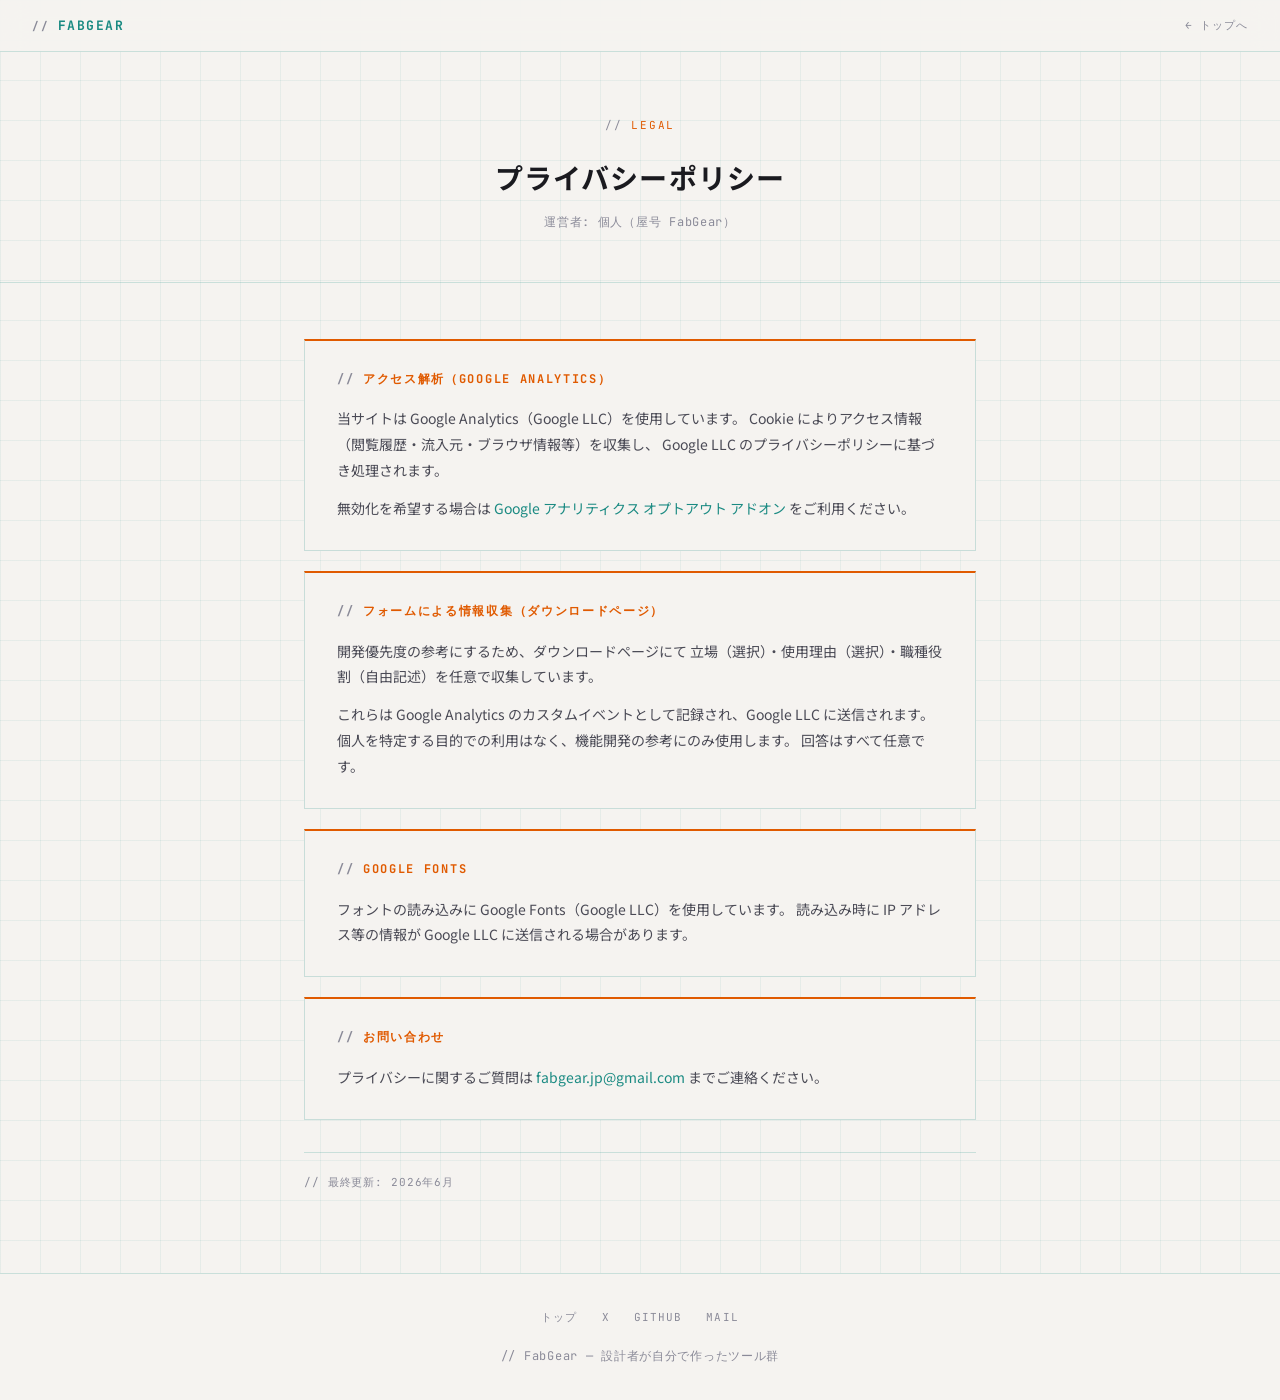
<file: privacy.html>
<!DOCTYPE html>
<html lang="ja">
<head>
  <meta charset="UTF-8">
  <meta name="viewport" content="width=device-width, initial-scale=1.0">
  <title>プライバシーポリシー | FabGear</title>
  <meta name="description" content="FabGear（個人運営）のプライバシーポリシー。Google Analyticsの利用・フォームによる情報収集・Google Fontsについて説明します。">
  <link rel="canonical" href="https://fabgear-jp.github.io/privacy.html">

  <link rel="preconnect" href="https://fonts.googleapis.com">
  <link rel="preconnect" href="https://fonts.gstatic.com" crossorigin>
  <link href="https://fonts.googleapis.com/css2?family=JetBrains+Mono:wght@400;500;700&family=Noto+Sans+JP:wght@400;500;700&display=swap" rel="stylesheet">

  <style>
    *, *::before, *::after { box-sizing: border-box; margin: 0; padding: 0; }

    :root {
      --bg:           #f5f3f0;
      --bg-2:         #eae7e2;
      --amber:        #e05a00;
      --amber-dim:    #c04800;
      --cyan:         #1a8a82;
      --ink:          #1a1a1f;
      --gray-1:       #4a4a55;
      --gray-2:       #8a8a98;
      --gray-3:       #d0cdc7;
      --grid-line:    rgba(26,138,130,0.07);
      --border:       rgba(26,138,130,0.2);
    }

    html { scroll-behavior: smooth; }

    body {
      font-family: "Noto Sans JP", sans-serif;
      color: var(--ink);
      background: var(--bg);
      background-image:
        linear-gradient(var(--grid-line) 1px, transparent 1px),
        linear-gradient(90deg, var(--grid-line) 1px, transparent 1px);
      background-size: 40px 40px;
      line-height: 1.8;
      font-size: 15px;
    }

    a { color: var(--cyan); text-decoration: none; transition: color 0.2s; }
    a:hover { color: var(--ink); }

    /* ===== ナビバー ===== */
    .site-nav {
      position: sticky;
      top: 0;
      z-index: 1000;
      background: rgba(245,243,240,0.92);
      backdrop-filter: blur(12px);
      -webkit-backdrop-filter: blur(12px);
      border-bottom: 1px solid var(--border);
      display: flex;
      align-items: center;
      justify-content: space-between;
      padding: 0 32px;
      height: 52px;
    }
    .nav-logo {
      font-family: "JetBrains Mono", monospace;
      font-size: 13px;
      font-weight: 700;
      letter-spacing: 0.12em;
      color: var(--cyan);
      text-decoration: none;
      text-transform: uppercase;
    }
    .nav-logo::before { content: "// "; color: var(--gray-2); font-size: 11px; }
    .nav-logo:hover { color: var(--ink); }
    .nav-back {
      font-family: "JetBrains Mono", monospace;
      font-size: 11px;
      color: var(--gray-2);
      letter-spacing: 0.08em;
      transition: color 0.2s;
    }
    .nav-back::before { content: "← "; }
    .nav-back:hover { color: var(--amber); }

    /* ===== ページヘッダー ===== */
    .page-header {
      padding: 64px 24px 48px;
      text-align: center;
      border-bottom: 1px solid var(--border);
    }
    .page-header-tag {
      font-family: "JetBrains Mono", monospace;
      font-size: 11px;
      color: var(--amber);
      letter-spacing: 0.16em;
      text-transform: uppercase;
      margin-bottom: 16px;
    }
    .page-header-tag::before { content: "// "; color: var(--gray-2); }
    .page-header h1 {
      font-size: clamp(20px, 4vw, 28px);
      font-weight: 700;
      color: var(--ink);
      letter-spacing: 0.04em;
      margin-bottom: 10px;
    }
    .page-header-sub {
      font-family: "JetBrains Mono", monospace;
      font-size: 12px;
      color: var(--gray-2);
      letter-spacing: 0.06em;
    }

    /* ===== 本文 ===== */
    .section-inner {
      max-width: 720px;
      margin: 0 auto;
      padding: 56px 24px 80px;
    }

    .policy-block {
      border: 1px solid var(--border);
      border-top: 2px solid var(--amber);
      background: var(--bg);
      padding: 28px 32px;
      margin-bottom: 20px;
    }
    .policy-block-title {
      font-family: "JetBrains Mono", monospace;
      font-size: 12px;
      font-weight: 700;
      color: var(--amber);
      letter-spacing: 0.14em;
      text-transform: uppercase;
      margin-bottom: 16px;
    }
    .policy-block-title::before { content: "// "; color: var(--gray-2); }
    .policy-block p {
      font-size: 14px;
      color: var(--gray-1);
      line-height: 1.85;
      margin-bottom: 12px;
    }
    .policy-block p:last-child { margin-bottom: 0; }
    .policy-block a { color: var(--cyan); }
    .policy-block a:hover { color: var(--ink); }

    .policy-updated {
      font-family: "JetBrains Mono", monospace;
      font-size: 11px;
      color: var(--gray-2);
      letter-spacing: 0.08em;
      margin-top: 32px;
      padding-top: 20px;
      border-top: 1px solid var(--border);
    }
    .policy-updated::before { content: "// "; }

    /* ===== フッター ===== */
    footer {
      border-top: 1px solid var(--border);
      background: var(--bg);
      color: var(--gray-2);
      text-align: center;
      padding: 32px 24px;
      font-size: 12px;
      line-height: 2;
      font-family: "JetBrains Mono", monospace;
    }
    footer a { color: var(--gray-2); transition: color 0.15s; }
    footer a:hover { color: var(--cyan); }
    .footer-links {
      display: flex;
      gap: 24px;
      justify-content: center;
      margin-bottom: 16px;
      flex-wrap: wrap;
    }
    .footer-links a {
      font-size: 11px;
      letter-spacing: 0.1em;
      text-transform: uppercase;
      transition: color 0.15s;
    }
    .footer-links a:hover { color: var(--cyan); }
    .footer-copy { color: var(--gray-2); letter-spacing: 0.06em; }
    .footer-copy::before { content: "// "; }

    @media (max-width: 600px) {
      .site-nav { padding: 0 20px; }
      .page-header { padding: 48px 20px 36px; }
      .section-inner { padding: 40px 20px 60px; }
      .policy-block { padding: 20px 18px; }
    }
  </style>
</head>
<body>

<nav class="site-nav">
  <a href="/" class="nav-logo">FabGear</a>
  <a href="/" class="nav-back">トップへ</a>
</nav>

<div class="page-header">
  <p class="page-header-tag">LEGAL</p>
  <h1>プライバシーポリシー</h1>
  <p class="page-header-sub">運営者: 個人（屋号 FabGear）</p>
</div>

<div class="section-inner">

  <div class="policy-block">
    <div class="policy-block-title">アクセス解析（Google Analytics）</div>
    <p>
      当サイトは Google Analytics（Google LLC）を使用しています。
      Cookie によりアクセス情報（閲覧履歴・流入元・ブラウザ情報等）を収集し、
      Google LLC のプライバシーポリシーに基づき処理されます。
    </p>
    <p>
      無効化を希望する場合は
      <a href="https://tools.google.com/dlpage/gaoptout" target="_blank" rel="noopener">Google アナリティクス オプトアウト アドオン</a>
      をご利用ください。
    </p>
  </div>

  <div class="policy-block">
    <div class="policy-block-title">フォームによる情報収集（ダウンロードページ）</div>
    <p>
      開発優先度の参考にするため、ダウンロードページにて
      立場（選択）・使用理由（選択）・職種役割（自由記述）を任意で収集しています。
    </p>
    <p>
      これらは Google Analytics のカスタムイベントとして記録され、Google LLC に送信されます。
      個人を特定する目的での利用はなく、機能開発の参考にのみ使用します。
      回答はすべて任意です。
    </p>
  </div>

  <div class="policy-block">
    <div class="policy-block-title">Google Fonts</div>
    <p>
      フォントの読み込みに Google Fonts（Google LLC）を使用しています。
      読み込み時に IP アドレス等の情報が Google LLC に送信される場合があります。
    </p>
  </div>

  <div class="policy-block">
    <div class="policy-block-title">お問い合わせ</div>
    <p>
      プライバシーに関するご質問は
      <a href="mailto:fabgear.jp@gmail.com">fabgear.jp@gmail.com</a>
      までご連絡ください。
    </p>
  </div>

  <p class="policy-updated">最終更新: 2026年6月</p>

</div>

<footer>
  <div class="footer-links">
    <a href="/">トップ</a>
    <a href="https://x.com/FabGear_jp" target="_blank" rel="noopener">X</a>
    <a href="https://github.com/FabGear-JP" target="_blank" rel="noopener">GitHub</a>
    <a href="mailto:fabgear.jp@gmail.com">Mail</a>
  </div>
  <p class="footer-copy">FabGear — 設計者が自分で作ったツール群</p>
</footer>

</body>
</html>
</file>
